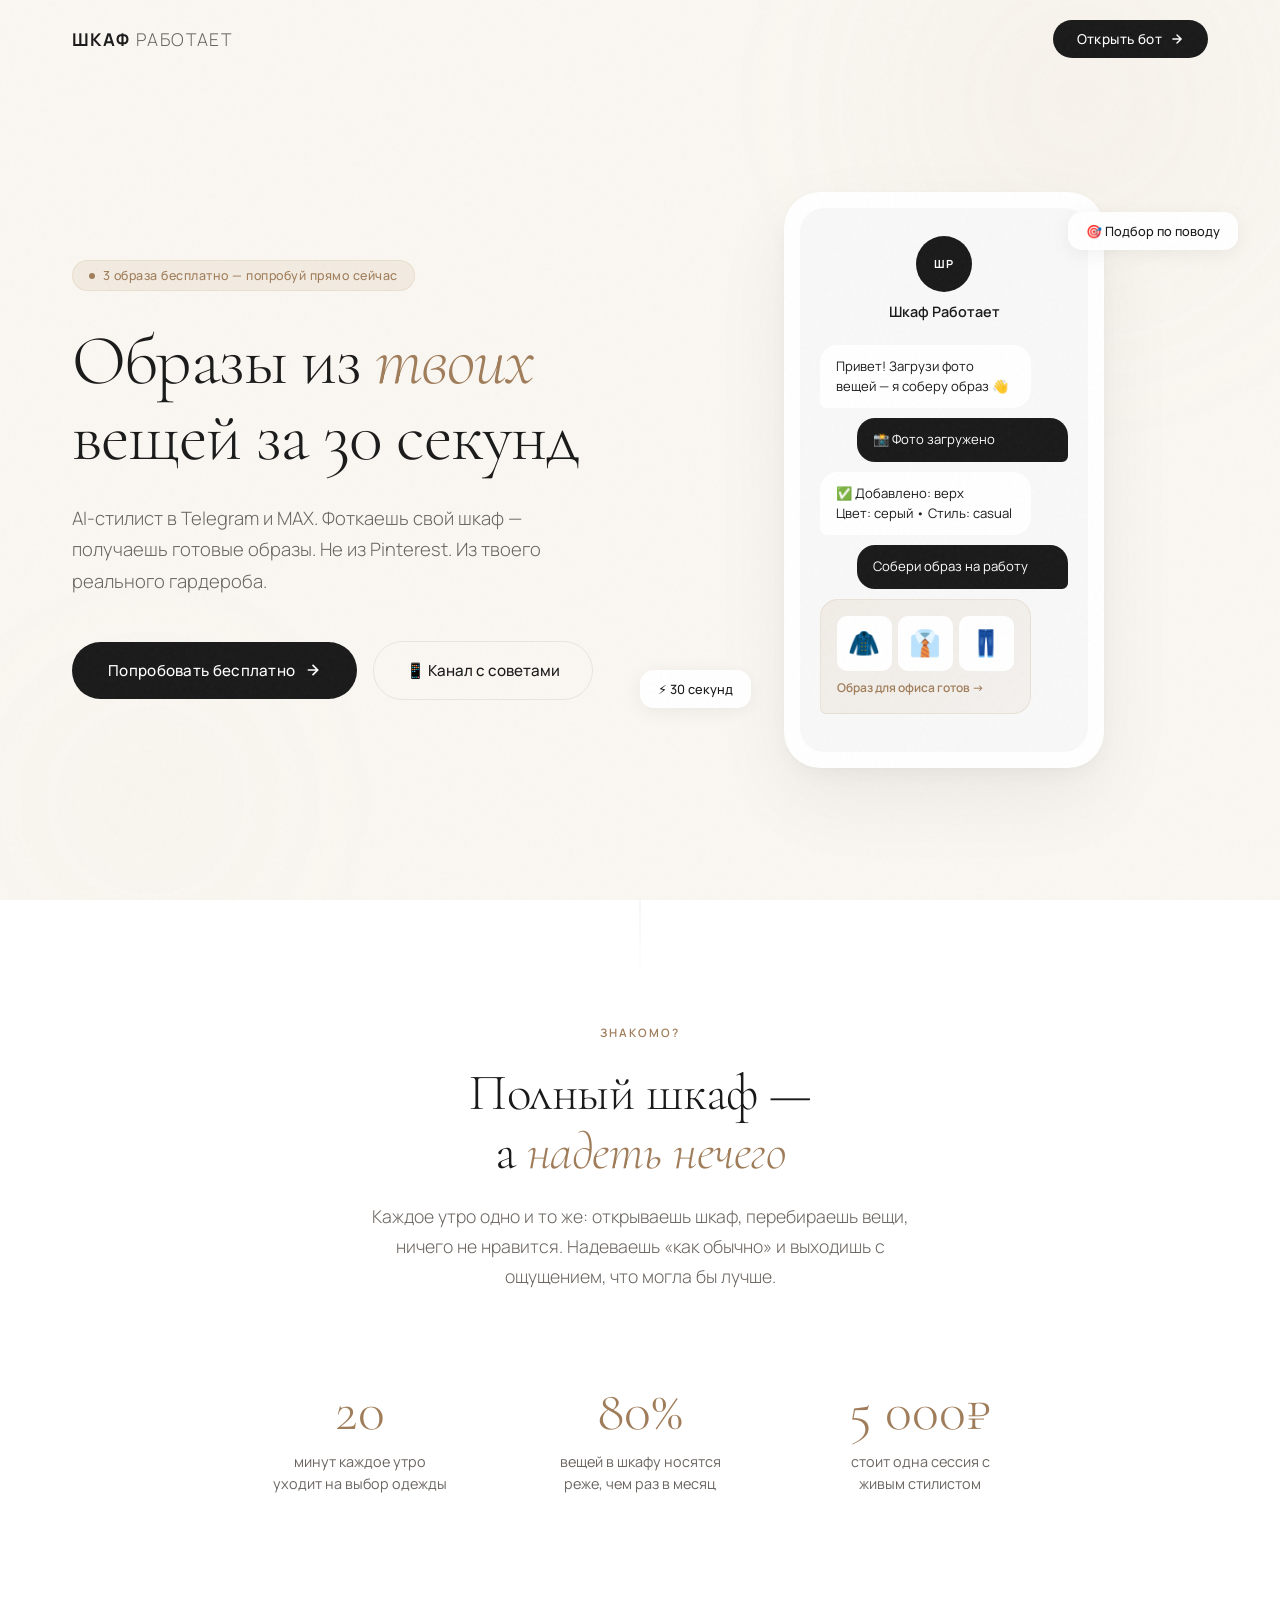
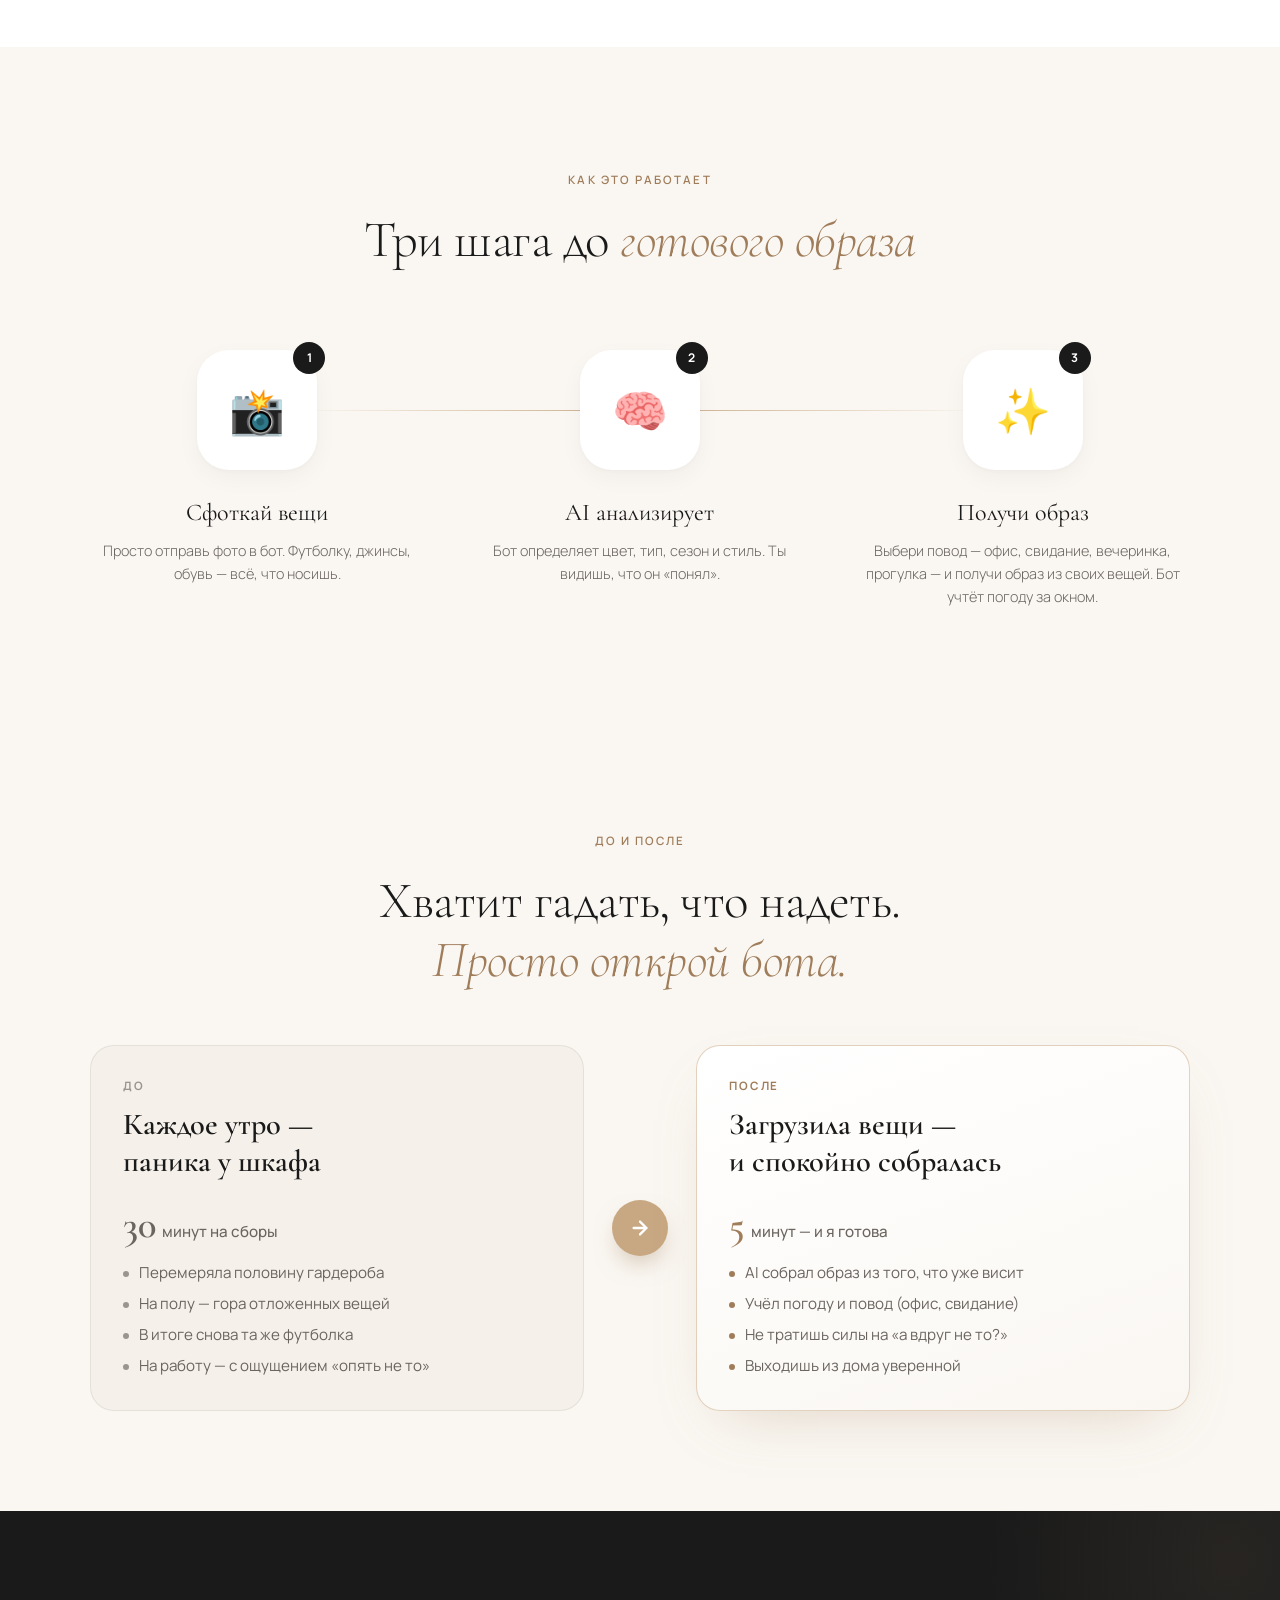
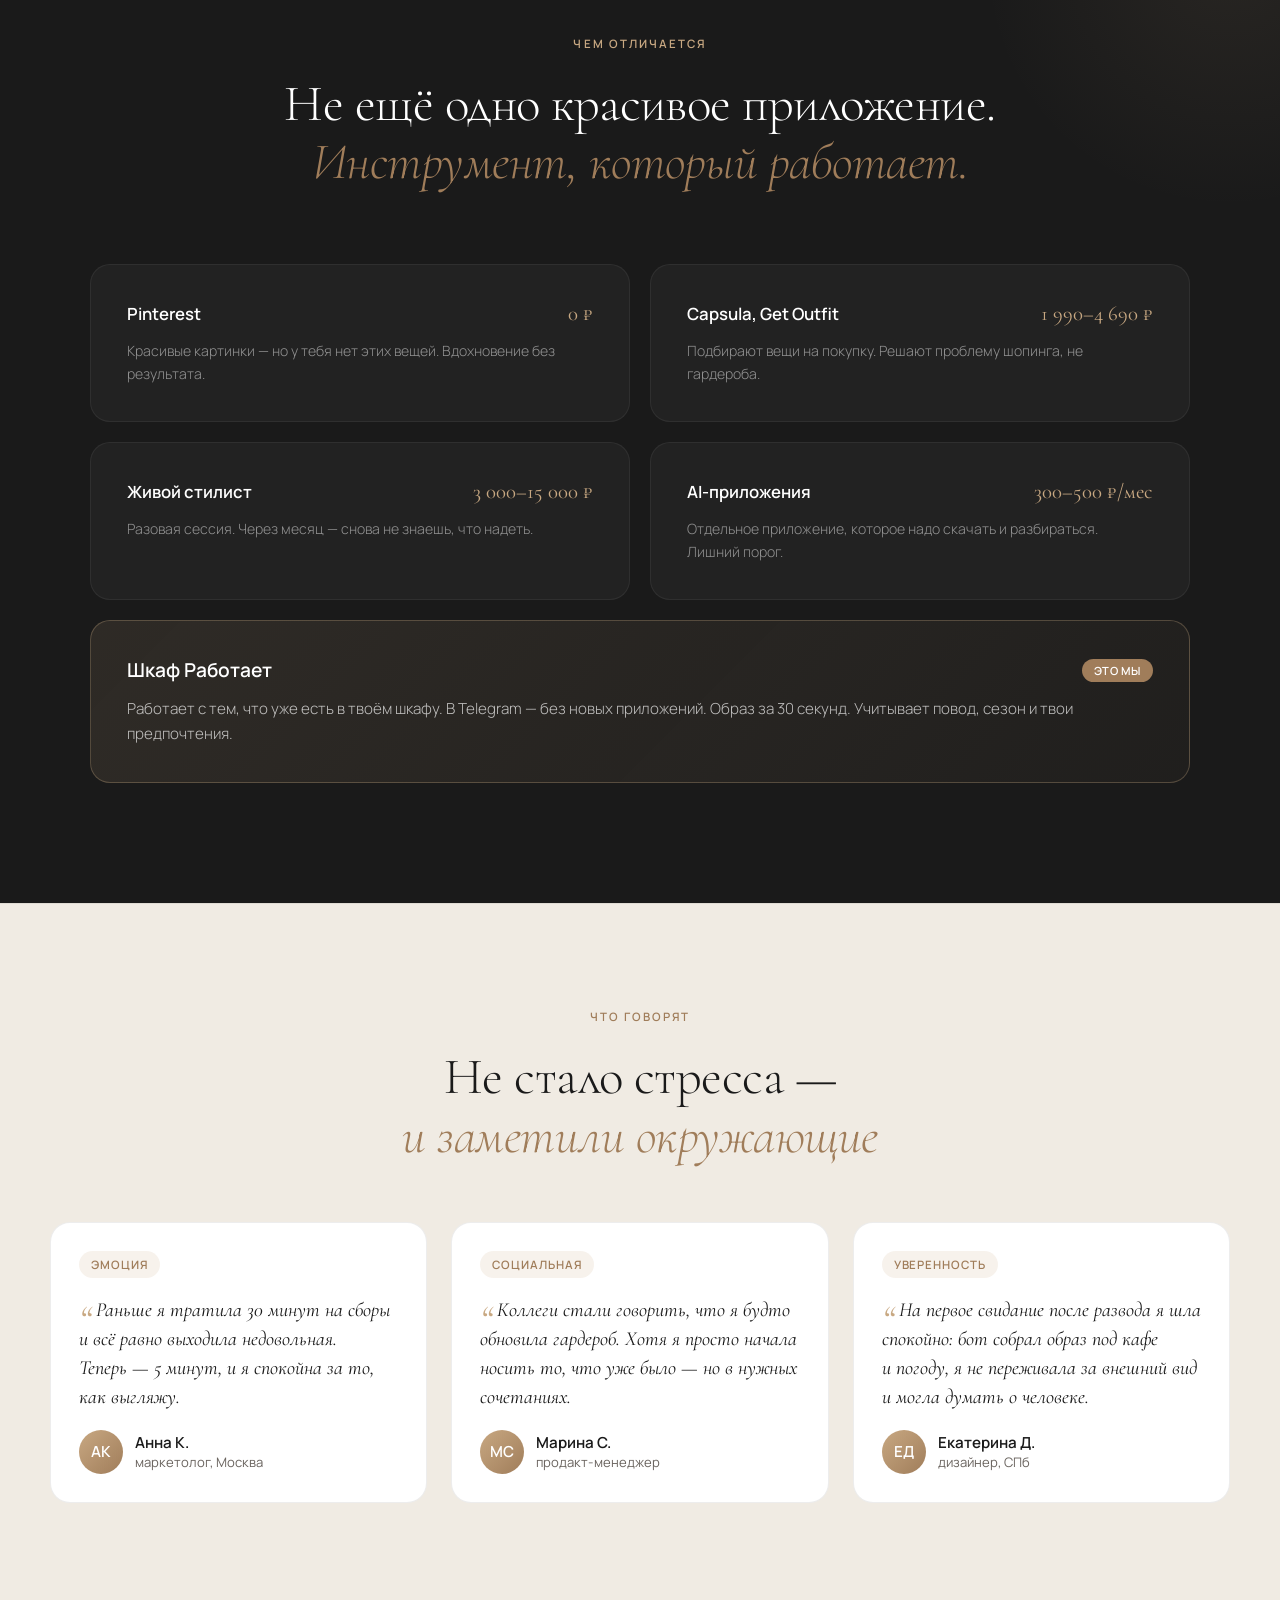
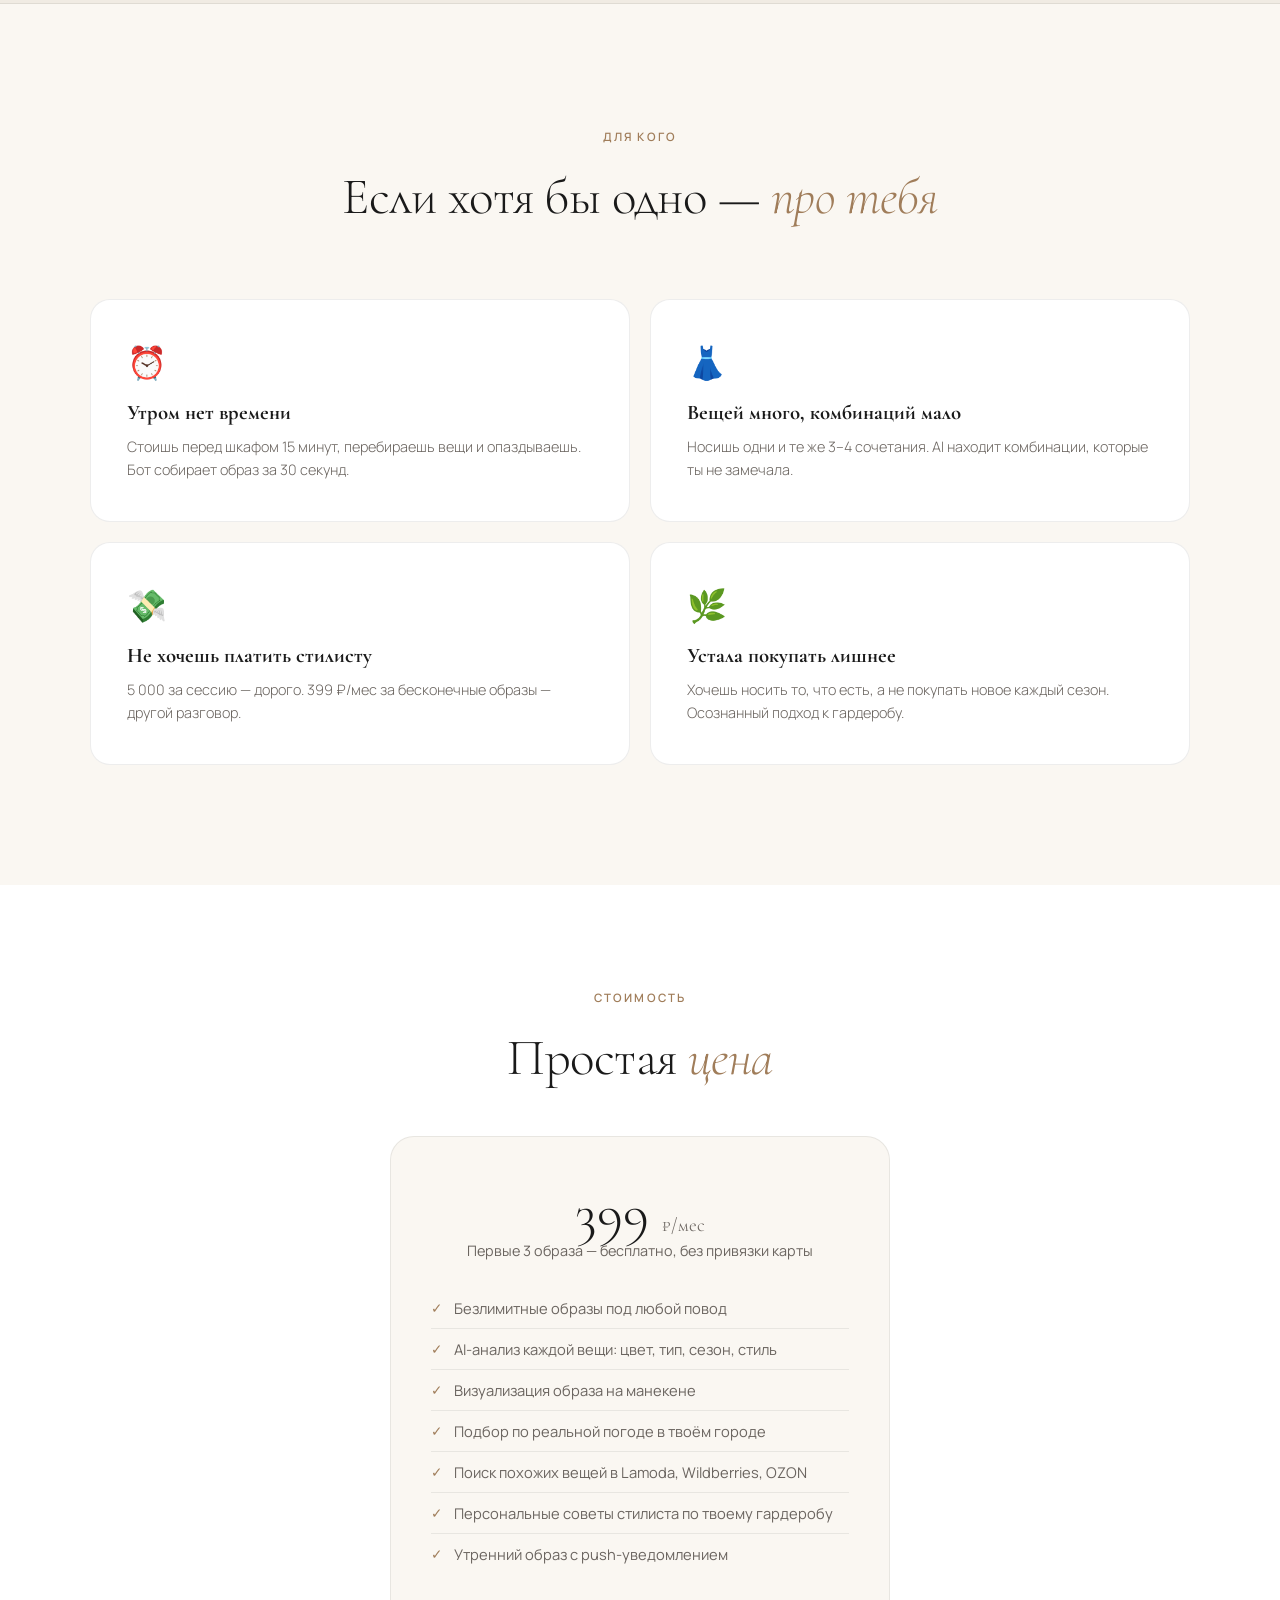
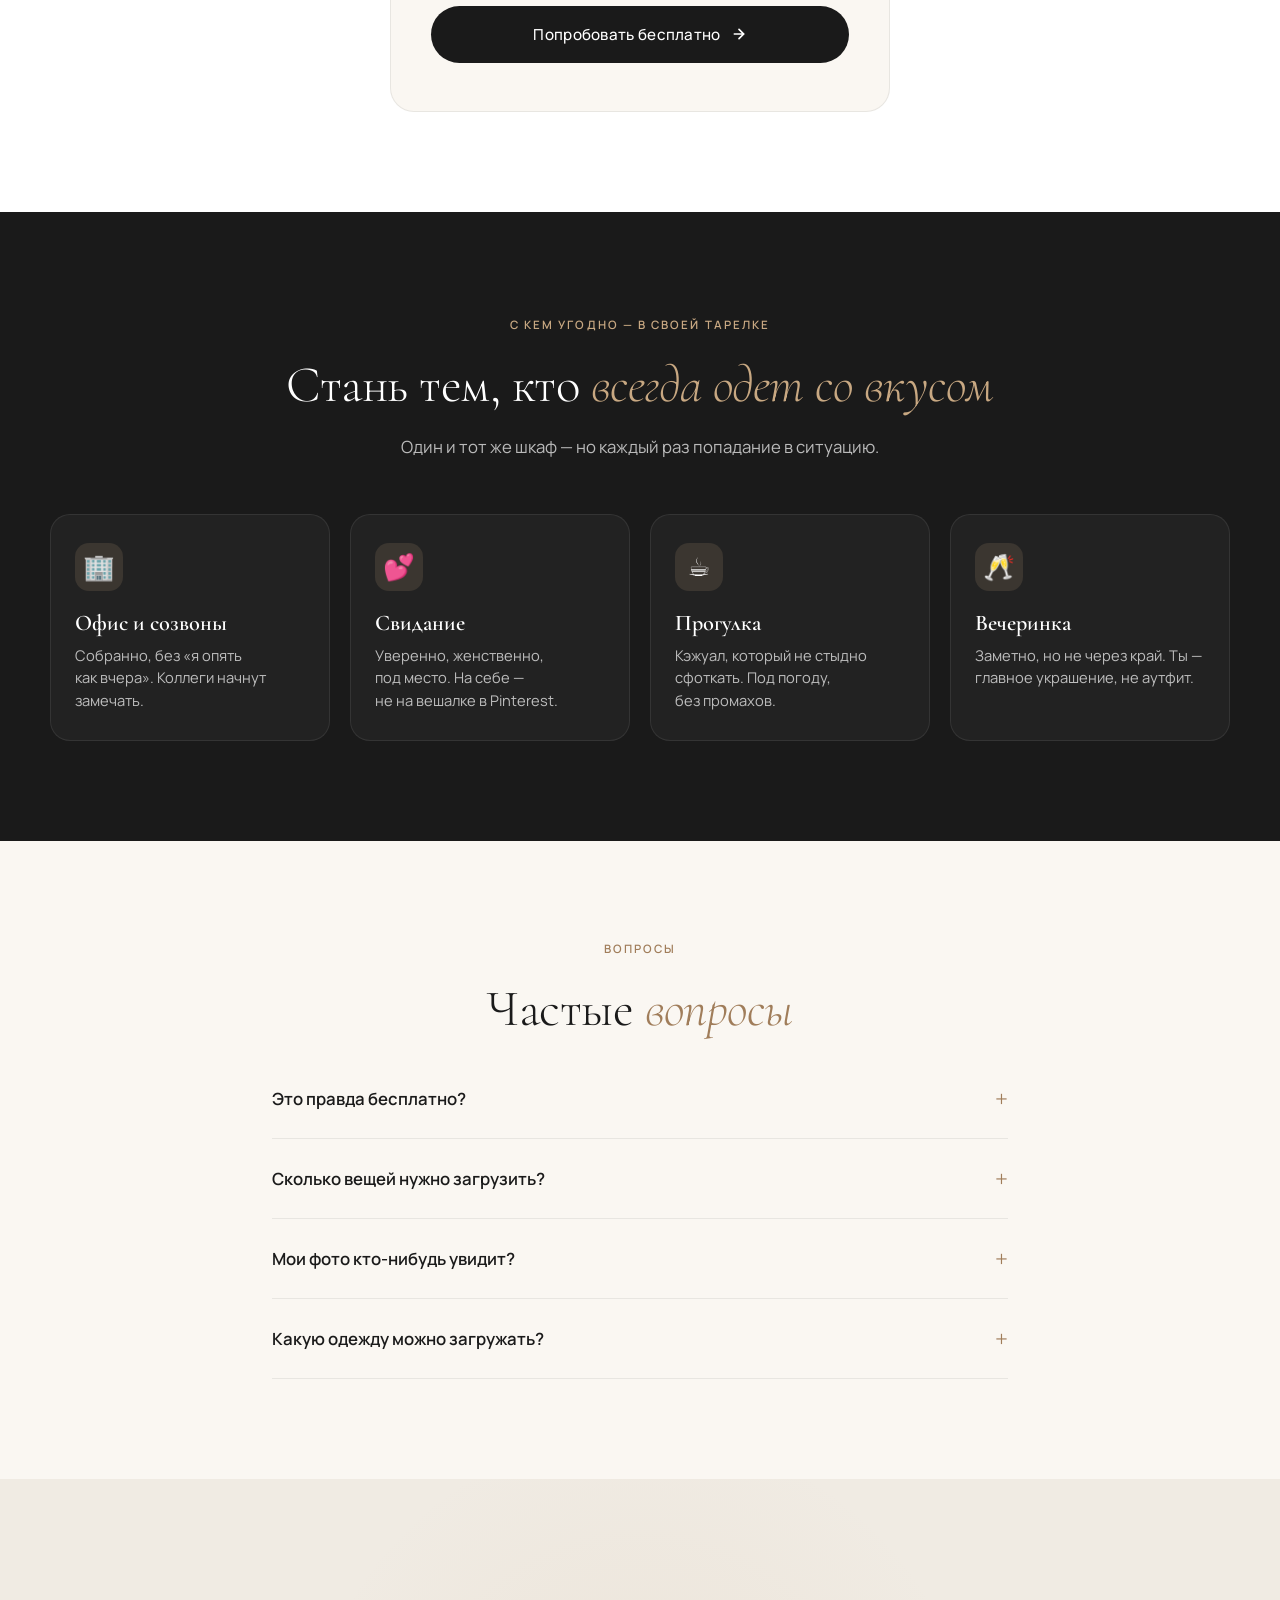
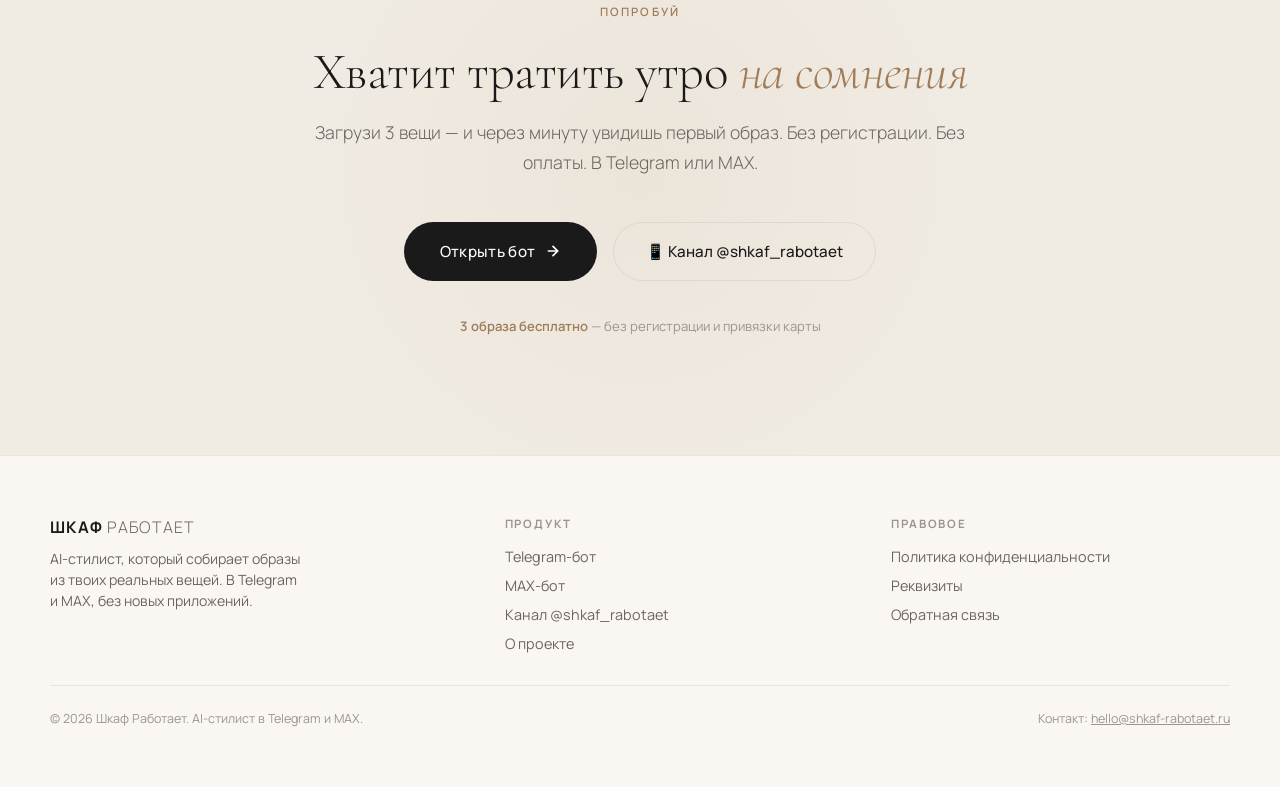
<file: index.html>
<!DOCTYPE html>
<html lang="ru">
<head>
    <meta charset="UTF-8">
    <meta name="viewport" content="width=device-width, initial-scale=1.0">
    <title>Шкаф Работает — AI-стилист в Telegram</title>
    <meta name="description" content="AI-стилист, который собирает образы из твоих реальных вещей. Не из Pinterest. Из твоего шкафа. За 30 секунд в Telegram.">
    <meta property="og:title" content="Шкаф Работает — AI-стилист в Telegram">
    <meta property="og:description" content="AI-стилист в Telegram. 3 образа бесплатно. Из твоих реальных вещей за 30 секунд.">
    <meta property="og:type" content="website">
    <link rel="preconnect" href="https://fonts.googleapis.com">
    <link rel="preconnect" href="https://fonts.gstatic.com" crossorigin>
    <link href="https://fonts.googleapis.com/css2?family=Cormorant+Garamond:ital,wght@0,300;0,400;0,600;1,300;1,400&family=Manrope:wght@300;400;500;600;700&display=swap" rel="stylesheet">
    <style>
        :root {
            --bg: #FAF7F2;
            --bg-deep: #F0EBE3;
            --text: #1A1A1A;
            --text-muted: #6B6560;
            --text-light: #9B9590;
            --accent: #C8A882;
            --accent-dark: #A07D5A;
            --accent-glow: rgba(200, 168, 130, 0.15);
            --white: #FFFFFF;
            --dark: #1A1A1A;
            --dark-soft: #2D2926;
            --border: rgba(26, 26, 26, 0.08);
            --serif: 'Cormorant Garamond', Georgia, serif;
            --sans: 'Manrope', system-ui, sans-serif;
        }

        * { margin: 0; padding: 0; box-sizing: border-box; }

        html {
            scroll-behavior: smooth;
            font-size: 16px;
        }

        body {
            font-family: var(--sans);
            background: var(--bg);
            color: var(--text);
            overflow-x: hidden;
            -webkit-font-smoothing: antialiased;
        }

        ::selection {
            background: var(--accent);
            color: var(--white);
        }

        /* ===== NOISE TEXTURE OVERLAY ===== */
        body::before {
            content: '';
            position: fixed;
            top: 0; left: 0;
            width: 100%; height: 100%;
            opacity: 0.03;
            pointer-events: none;
            z-index: 9999;
            background-image: url("data:image/svg+xml,%3Csvg viewBox='0 0 256 256' xmlns='http://www.w3.org/2000/svg'%3E%3Cfilter id='noise'%3E%3CfeTurbulence type='fractalNoise' baseFrequency='0.9' numOctaves='4' stitchTiles='stitch'/%3E%3C/filter%3E%3Crect width='100%25' height='100%25' filter='url(%23noise)'/%3E%3C/svg%3E");
        }

        /* ===== ANIMATIONS ===== */
        @keyframes fadeUp {
            from { opacity: 0; transform: translateY(40px); }
            to { opacity: 1; transform: translateY(0); }
        }

        @keyframes fadeIn {
            from { opacity: 0; }
            to { opacity: 1; }
        }

        @keyframes slideInLeft {
            from { opacity: 0; transform: translateX(-60px); }
            to { opacity: 1; transform: translateX(0); }
        }

        @keyframes float {
            0%, 100% { transform: translateY(0px) rotate(0deg); }
            50% { transform: translateY(-12px) rotate(1deg); }
        }

        @keyframes pulse {
            0%, 100% { box-shadow: 0 0 0 0 rgba(200, 168, 130, 0.4); }
            50% { box-shadow: 0 0 0 20px rgba(200, 168, 130, 0); }
        }

        @keyframes drawLine {
            from { width: 0; }
            to { width: 80px; }
        }

        @keyframes countUp {
            from { opacity: 0; transform: scale(0.5); }
            to { opacity: 1; transform: scale(1); }
        }

        .reveal {
            opacity: 0;
            transform: translateY(40px);
            transition: all 0.9s cubic-bezier(0.16, 1, 0.3, 1);
        }

        .reveal.visible {
            opacity: 1;
            transform: translateY(0);
        }

        .reveal-delay-1 { transition-delay: 0.15s; }
        .reveal-delay-2 { transition-delay: 0.3s; }
        .reveal-delay-3 { transition-delay: 0.45s; }
        .reveal-delay-4 { transition-delay: 0.6s; }

        /* ===== NAV ===== */
        nav {
            position: fixed;
            top: 0;
            width: 100%;
            z-index: 100;
            padding: 20px 0;
            transition: all 0.4s ease;
        }

        nav.scrolled {
            background: rgba(250, 247, 242, 0.92);
            backdrop-filter: blur(20px);
            -webkit-backdrop-filter: blur(20px);
            border-bottom: 1px solid var(--border);
            padding: 14px 0;
        }

        .nav-inner {
            max-width: 1200px;
            margin: 0 auto;
            padding: 0 32px;
            display: flex;
            justify-content: space-between;
            align-items: center;
        }

        .logo {
            font-family: var(--sans);
            font-weight: 700;
            font-size: 1.1rem;
            letter-spacing: 0.08em;
            text-transform: uppercase;
            color: var(--text);
            text-decoration: none;
        }

        .logo span {
            font-weight: 300;
            color: var(--text-muted);
        }

        .nav-cta {
            display: inline-flex;
            align-items: center;
            gap: 8px;
            padding: 10px 24px;
            background: var(--dark);
            color: var(--white);
            text-decoration: none;
            font-size: 0.85rem;
            font-weight: 500;
            letter-spacing: 0.03em;
            border-radius: 100px;
            transition: all 0.3s ease;
        }

        .nav-cta:hover {
            background: var(--dark-soft);
            transform: translateY(-1px);
            box-shadow: 0 8px 30px rgba(0,0,0,0.12);
        }

        /* ===== HERO ===== */
        .hero {
            min-height: 100vh;
            display: flex;
            align-items: center;
            position: relative;
            overflow: hidden;
        }

        .hero-bg-element {
            position: absolute;
            border-radius: 50%;
            filter: blur(80px);
            opacity: 0.5;
        }

        .hero-bg-1 {
            width: 600px; height: 600px;
            background: radial-gradient(circle, var(--accent-glow), transparent 70%);
            top: -200px; right: -100px;
            animation: float 8s ease-in-out infinite;
        }

        .hero-bg-2 {
            width: 400px; height: 400px;
            background: radial-gradient(circle, rgba(200, 168, 130, 0.08), transparent 70%);
            bottom: -100px; left: -50px;
            animation: float 10s ease-in-out infinite reverse;
        }

        .hero-inner {
            max-width: 1200px;
            margin: 0 auto;
            padding: 140px 32px 80px;
            display: grid;
            grid-template-columns: 1fr 1fr;
            gap: 80px;
            align-items: center;
            position: relative;
            z-index: 2;
        }

        .hero-content {
            animation: fadeUp 1s cubic-bezier(0.16, 1, 0.3, 1) 0.2s both;
        }

        .hero-badge {
            display: inline-flex;
            align-items: center;
            gap: 8px;
            padding: 6px 16px;
            background: var(--accent-glow);
            border: 1px solid rgba(200, 168, 130, 0.2);
            border-radius: 100px;
            font-size: 0.78rem;
            font-weight: 500;
            color: var(--accent-dark);
            letter-spacing: 0.04em;
            margin-bottom: 32px;
        }

        .hero-badge::before {
            content: '';
            width: 6px; height: 6px;
            background: var(--accent-dark);
            border-radius: 50%;
            animation: pulse 2s ease infinite;
        }

        .hero h1 {
            font-family: var(--serif);
            font-size: clamp(3rem, 5.5vw, 4.5rem);
            font-weight: 300;
            line-height: 1.08;
            letter-spacing: -0.02em;
            margin-bottom: 28px;
            color: var(--text);
        }

        .hero h1 em {
            font-style: italic;
            color: var(--accent-dark);
        }

        .hero-sub {
            font-size: 1.15rem;
            line-height: 1.7;
            color: var(--text-muted);
            font-weight: 300;
            max-width: 480px;
            margin-bottom: 44px;
        }

        .hero-actions {
            display: flex;
            gap: 16px;
            align-items: center;
            flex-wrap: wrap;
        }

        .btn-primary {
            display: inline-flex;
            align-items: center;
            gap: 10px;
            padding: 18px 36px;
            background: var(--dark);
            color: var(--white);
            text-decoration: none;
            font-size: 0.95rem;
            font-weight: 500;
            letter-spacing: 0.02em;
            border-radius: 100px;
            transition: all 0.4s cubic-bezier(0.16, 1, 0.3, 1);
            position: relative;
            overflow: hidden;
        }

        .btn-primary::after {
            content: '';
            position: absolute;
            inset: 0;
            background: linear-gradient(135deg, transparent 40%, rgba(255,255,255,0.1));
            opacity: 0;
            transition: opacity 0.3s;
        }

        .btn-primary:hover {
            transform: translateY(-2px);
            box-shadow: 0 12px 40px rgba(0,0,0,0.18);
        }

        .btn-primary:hover::after { opacity: 1; }

        .btn-primary svg {
            transition: transform 0.3s;
        }

        .btn-primary:hover svg {
            transform: translateX(3px);
        }

        .btn-secondary {
            display: inline-flex;
            align-items: center;
            gap: 8px;
            padding: 18px 32px;
            background: transparent;
            color: var(--text);
            text-decoration: none;
            font-size: 0.95rem;
            font-weight: 500;
            border: 1.5px solid var(--border);
            border-radius: 100px;
            transition: all 0.3s ease;
        }

        .btn-secondary:hover {
            border-color: var(--accent);
            background: var(--accent-glow);
        }

        /* Hero Visual */
        .hero-visual {
            position: relative;
            animation: fadeUp 1s cubic-bezier(0.16, 1, 0.3, 1) 0.5s both;
        }

        .phone-mockup {
            width: 320px;
            margin: 0 auto;
            background: var(--white);
            border-radius: 36px;
            padding: 16px;
            box-shadow:
                0 2px 4px rgba(0,0,0,0.02),
                0 8px 24px rgba(0,0,0,0.04),
                0 32px 80px rgba(0,0,0,0.06);
            position: relative;
        }

        .phone-screen {
            background: #F8F8F8;
            border-radius: 24px;
            padding: 28px 20px;
            min-height: 460px;
        }

        .phone-header {
            text-align: center;
            margin-bottom: 24px;
        }

        .phone-header .bot-avatar {
            width: 56px; height: 56px;
            background: var(--dark);
            border-radius: 50%;
            margin: 0 auto 10px;
            display: flex;
            align-items: center;
            justify-content: center;
            color: var(--white);
            font-weight: 700;
            font-size: 0.7rem;
            letter-spacing: 0.05em;
        }

        .phone-header .bot-name {
            font-weight: 600;
            font-size: 0.9rem;
        }

        .chat-bubble {
            padding: 12px 16px;
            border-radius: 18px;
            font-size: 0.82rem;
            line-height: 1.5;
            margin-bottom: 10px;
            max-width: 85%;
            animation: fadeUp 0.6s ease both;
        }

        .chat-bubble:nth-child(2) { animation-delay: 0.8s; }
        .chat-bubble:nth-child(3) { animation-delay: 1.4s; }
        .chat-bubble:nth-child(4) { animation-delay: 2.0s; }
        .chat-bubble:nth-child(5) { animation-delay: 2.6s; }

        .bubble-bot {
            background: var(--white);
            color: var(--text);
            border-bottom-left-radius: 6px;
        }

        .bubble-user {
            background: var(--dark);
            color: var(--white);
            margin-left: auto;
            border-bottom-right-radius: 6px;
        }

        .bubble-outfit {
            background: linear-gradient(135deg, var(--accent-glow), rgba(200, 168, 130, 0.08));
            border: 1px solid rgba(200, 168, 130, 0.2);
            padding: 16px;
            border-radius: 18px;
            border-bottom-left-radius: 6px;
        }

        .outfit-grid {
            display: grid;
            grid-template-columns: repeat(3, 1fr);
            gap: 6px;
            margin-bottom: 8px;
        }

        .outfit-item {
            aspect-ratio: 1;
            background: var(--white);
            border-radius: 10px;
            display: flex;
            align-items: center;
            justify-content: center;
            font-size: 1.6rem;
        }

        .outfit-label {
            font-size: 0.75rem;
            color: var(--accent-dark);
            font-weight: 600;
        }

        /* Floating elements */
        .float-tag {
            position: absolute;
            background: var(--white);
            padding: 10px 18px;
            border-radius: 14px;
            font-size: 0.8rem;
            font-weight: 500;
            box-shadow: 0 4px 20px rgba(0,0,0,0.06);
            animation: float 6s ease-in-out infinite;
            white-space: nowrap;
        }

        .float-tag-1 {
            top: 20px; right: -30px;
            animation-delay: 0s;
        }

        .float-tag-2 {
            bottom: 60px; left: -40px;
            animation-delay: 2s;
        }

        /* ===== SECTION: PAIN ===== */
        .section-pain {
            padding: 120px 32px;
            background: var(--white);
            position: relative;
        }

        .section-pain::before {
            content: '';
            position: absolute;
            top: 0; left: 50%;
            transform: translateX(-50%);
            width: 1px; height: 80px;
            background: linear-gradient(to bottom, var(--border), transparent);
        }

        .pain-inner {
            max-width: 800px;
            margin: 0 auto;
            text-align: center;
        }

        .section-label {
            display: inline-block;
            font-size: 0.72rem;
            font-weight: 600;
            letter-spacing: 0.18em;
            text-transform: uppercase;
            color: var(--accent-dark);
            margin-bottom: 24px;
        }

        .section-title {
            font-family: var(--serif);
            font-size: clamp(2.2rem, 4vw, 3.2rem);
            font-weight: 300;
            line-height: 1.15;
            margin-bottom: 20px;
            letter-spacing: -0.01em;
        }

        .section-title em {
            font-style: italic;
            color: var(--accent-dark);
        }

        .section-subtitle {
            font-size: 1.1rem;
            color: var(--text-muted);
            font-weight: 300;
            line-height: 1.7;
            max-width: 560px;
            margin: 0 auto 60px;
        }

        .pain-stats {
            display: grid;
            grid-template-columns: repeat(3, 1fr);
            gap: 40px;
        }

        .pain-stat {
            padding: 32px;
        }

        .pain-stat-number {
            font-family: var(--serif);
            font-size: 3.5rem;
            font-weight: 300;
            color: var(--accent-dark);
            line-height: 1;
            margin-bottom: 12px;
        }

        .pain-stat-text {
            font-size: 0.9rem;
            color: var(--text-muted);
            line-height: 1.5;
        }

        /* ===== SECTION: HOW IT WORKS ===== */
        .section-how {
            padding: 120px 32px;
            position: relative;
        }

        .how-inner {
            max-width: 1100px;
            margin: 0 auto;
        }

        .how-header {
            text-align: center;
            margin-bottom: 80px;
        }

        .steps {
            display: grid;
            grid-template-columns: repeat(3, 1fr);
            gap: 48px;
            position: relative;
        }

        .steps::before {
            content: '';
            position: absolute;
            top: 60px;
            left: calc(16.66% + 24px);
            right: calc(16.66% + 24px);
            height: 1px;
            background: linear-gradient(to right, transparent, var(--accent), transparent);
        }

        .step {
            text-align: center;
            position: relative;
        }

        .step-icon {
            width: 120px; height: 120px;
            margin: 0 auto 28px;
            background: var(--white);
            border-radius: 32px;
            display: flex;
            align-items: center;
            justify-content: center;
            font-size: 2.8rem;
            box-shadow: 0 2px 4px rgba(0,0,0,0.02), 0 8px 24px rgba(0,0,0,0.04);
            position: relative;
            z-index: 2;
            transition: transform 0.4s cubic-bezier(0.16, 1, 0.3, 1);
        }

        .step:hover .step-icon {
            transform: translateY(-6px) scale(1.05);
        }

        .step-number {
            position: absolute;
            top: -8px; right: -8px;
            width: 32px; height: 32px;
            background: var(--dark);
            color: var(--white);
            border-radius: 50%;
            display: flex;
            align-items: center;
            justify-content: center;
            font-size: 0.75rem;
            font-weight: 700;
        }

        .step-title {
            font-family: var(--serif);
            font-size: 1.5rem;
            font-weight: 400;
            margin-bottom: 12px;
        }

        .step-desc {
            font-size: 0.9rem;
            color: var(--text-muted);
            line-height: 1.6;
            font-weight: 300;
        }

        /* ===== SECTION: DIFFERENCE ===== */
        .section-diff {
            padding: 120px 32px;
            background: var(--dark);
            color: var(--white);
            position: relative;
            overflow: hidden;
        }

        .section-diff::before {
            content: '';
            position: absolute;
            top: -200px; right: -200px;
            width: 500px; height: 500px;
            background: radial-gradient(circle, rgba(200, 168, 130, 0.08), transparent 70%);
            border-radius: 50%;
        }

        .diff-inner {
            max-width: 1100px;
            margin: 0 auto;
            position: relative;
            z-index: 2;
        }

        .diff-header {
            text-align: center;
            margin-bottom: 72px;
        }

        .diff-header .section-label {
            color: var(--accent);
        }

        .diff-header .section-title {
            color: var(--white);
        }

        .diff-grid {
            display: grid;
            grid-template-columns: repeat(2, 1fr);
            gap: 20px;
        }

        .diff-card {
            padding: 36px;
            border-radius: 20px;
            background: rgba(255,255,255,0.04);
            border: 1px solid rgba(255,255,255,0.06);
            transition: all 0.4s ease;
        }

        .diff-card:hover {
            background: rgba(255,255,255,0.07);
            border-color: rgba(200, 168, 130, 0.2);
        }

        .diff-card-header {
            display: flex;
            justify-content: space-between;
            align-items: center;
            margin-bottom: 14px;
        }

        .diff-card-name {
            font-weight: 600;
            font-size: 1.05rem;
        }

        .diff-card-price {
            font-family: var(--serif);
            font-size: 1.3rem;
            color: var(--accent);
        }

        .diff-card-desc {
            font-size: 0.88rem;
            color: rgba(255,255,255,0.5);
            line-height: 1.6;
            font-weight: 300;
        }

        .diff-card.highlighted {
            background: linear-gradient(135deg, rgba(200, 168, 130, 0.12), rgba(200, 168, 130, 0.04));
            border-color: rgba(200, 168, 130, 0.3);
            grid-column: 1 / -1;
        }

        .diff-card.highlighted .diff-card-name {
            font-size: 1.2rem;
        }

        .diff-card.highlighted .diff-card-desc {
            color: rgba(255,255,255,0.7);
            font-size: 0.95rem;
        }

        .highlight-badge {
            display: inline-block;
            padding: 4px 12px;
            background: var(--accent-dark);
            color: var(--white);
            border-radius: 100px;
            font-size: 0.7rem;
            font-weight: 600;
            letter-spacing: 0.05em;
            text-transform: uppercase;
        }

        /* ===== SECTION: FOR WHO ===== */
        .section-who {
            padding: 120px 32px;
        }

        .who-inner {
            max-width: 1100px;
            margin: 0 auto;
        }

        .who-header {
            text-align: center;
            margin-bottom: 72px;
        }

        .who-grid {
            display: grid;
            grid-template-columns: repeat(2, 1fr);
            gap: 20px;
        }

        .who-card {
            padding: 40px 36px;
            background: var(--white);
            border-radius: 20px;
            border: 1px solid var(--border);
            transition: all 0.4s ease;
            position: relative;
            overflow: hidden;
        }

        .who-card::before {
            content: '';
            position: absolute;
            top: 0; left: 0;
            width: 4px; height: 100%;
            background: var(--accent);
            opacity: 0;
            transition: opacity 0.3s;
        }

        .who-card:hover {
            border-color: rgba(200, 168, 130, 0.3);
            box-shadow: 0 8px 40px rgba(0,0,0,0.04);
        }

        .who-card:hover::before { opacity: 1; }

        .who-card-icon {
            font-size: 2rem;
            margin-bottom: 16px;
        }

        .who-card-title {
            font-family: var(--serif);
            font-size: 1.3rem;
            margin-bottom: 10px;
        }

        .who-card-desc {
            font-size: 0.9rem;
            color: var(--text-muted);
            line-height: 1.6;
            font-weight: 300;
        }

        /* ===== SECTION: CTA ===== */
        .section-cta {
            padding: 120px 32px;
            background: var(--bg-deep);
            position: relative;
            overflow: hidden;
        }

        .section-cta::before {
            content: '';
            position: absolute;
            top: 50%; left: 50%;
            transform: translate(-50%, -50%);
            width: 800px; height: 800px;
            background: radial-gradient(circle, rgba(200, 168, 130, 0.1), transparent 60%);
            border-radius: 50%;
        }

        .cta-inner {
            max-width: 700px;
            margin: 0 auto;
            text-align: center;
            position: relative;
            z-index: 2;
        }

        .cta-inner .section-title {
            margin-bottom: 16px;
        }

        .cta-sub {
            font-size: 1.1rem;
            color: var(--text-muted);
            font-weight: 300;
            margin-bottom: 44px;
            line-height: 1.7;
        }

        .cta-buttons {
            display: flex;
            justify-content: center;
            gap: 16px;
            flex-wrap: wrap;
            margin-bottom: 36px;
        }

        .cta-note {
            font-size: 0.82rem;
            color: var(--text-light);
            font-weight: 400;
        }

        .cta-note strong {
            color: var(--accent-dark);
            font-weight: 600;
        }

        /* ===== SECTION: PRICING ===== */
        .section-pricing {
            padding: 100px 32px;
            background: var(--white);
        }

        .pricing-inner {
            max-width: 500px;
            margin: 0 auto;
            text-align: center;
        }

        .price-card {
            background: var(--bg);
            border-radius: 24px;
            padding: 48px 40px;
            margin-top: 48px;
            border: 1px solid var(--border);
        }

        .price-amount {
            font-family: var(--serif);
            font-size: 3.5rem;
            font-weight: 300;
            color: var(--text);
            line-height: 1;
        }

        .price-amount span {
            font-size: 1.2rem;
            color: var(--text-muted);
        }

        .price-period {
            font-size: 0.9rem;
            color: var(--text-muted);
            margin-bottom: 28px;
        }

        .price-features {
            list-style: none;
            text-align: left;
            margin-bottom: 32px;
        }

        .price-features li {
            padding: 10px 0;
            font-size: 0.92rem;
            color: var(--text-muted);
            border-bottom: 1px solid var(--border);
            display: flex;
            align-items: center;
            gap: 12px;
        }

        .price-features li::before {
            content: '✓';
            color: var(--accent-dark);
            font-weight: 700;
            font-size: 0.85rem;
        }

        .price-features li:last-child {
            border: none;
        }

        /* ===== FOOTER ===== */
        footer {
            padding: 60px 32px;
            text-align: center;
            border-top: 1px solid var(--border);
        }

        .footer-logo {
            font-family: var(--sans);
            font-weight: 700;
            font-size: 1rem;
            letter-spacing: 0.08em;
            text-transform: uppercase;
            color: var(--text);
            margin-bottom: 12px;
        }

        .footer-logo span {
            font-weight: 300;
            color: var(--text-muted);
        }

        .footer-links {
            display: flex;
            justify-content: center;
            gap: 32px;
            margin-bottom: 24px;
        }

        .footer-links a {
            color: var(--text-muted);
            text-decoration: none;
            font-size: 0.85rem;
            transition: color 0.3s;
        }

        .footer-links a:hover {
            color: var(--accent-dark);
        }

        .footer-copy {
            font-size: 0.78rem;
            color: var(--text-light);
        }

        /* ===== RESPONSIVE ===== */
        @media (max-width: 768px) {
            .hero-inner {
                grid-template-columns: 1fr;
                gap: 60px;
                padding: 120px 24px 60px;
            }

            .hero-visual { order: -1; }

            .phone-mockup { width: 280px; }

            .float-tag { display: none; }

            .pain-stats {
                grid-template-columns: 1fr;
                gap: 20px;
            }

            .steps {
                grid-template-columns: 1fr;
                gap: 40px;
            }

            .steps::before { display: none; }

            .diff-grid,
            .who-grid {
                grid-template-columns: 1fr;
            }

            .diff-card.highlighted {
                grid-column: auto;
            }

            .hero-actions {
                flex-direction: column;
                align-items: stretch;
            }

            .btn-primary, .btn-secondary {
                justify-content: center;
            }

            .cta-buttons {
                flex-direction: column;
                align-items: center;
            }

            nav { padding: 14px 0; }

            .nav-inner { padding: 0 20px; }

            section { padding: 80px 20px; }
        }
        /* ===== STICKY CTA (mobile) ===== */
        .sticky-cta {
            display: none;
            position: fixed;
            bottom: 0;
            left: 0;
            width: 100%;
            padding: 12px 20px;
            background: rgba(250, 247, 242, 0.95);
            backdrop-filter: blur(16px);
            -webkit-backdrop-filter: blur(16px);
            border-top: 1px solid var(--border);
            z-index: 200;
            text-align: center;
            transform: translateY(100%);
            transition: transform 0.4s ease;
        }

        .sticky-cta.visible {
            transform: translateY(0);
        }

        .sticky-cta a {
            display: inline-flex;
            align-items: center;
            justify-content: center;
            gap: 8px;
            width: 100%;
            max-width: 400px;
            padding: 16px 24px;
            background: var(--dark);
            color: var(--white);
            text-decoration: none;
            font-size: 0.95rem;
            font-weight: 600;
            border-radius: 100px;
            letter-spacing: 0.02em;
        }

        .sticky-cta .sticky-sub {
            display: block;
            font-size: 0.72rem;
            color: var(--text-light);
            margin-top: 6px;
        }

        @media (max-width: 768px) {
            .sticky-cta { display: block; }
            /* Отступ снизу чтобы контент не скрывался за sticky */
            footer { padding-bottom: 120px; }
        }

        /* ===== FAQ ===== */
        .section-faq {
            padding: 100px 32px;
            max-width: 800px;
            margin: 0 auto;
        }

        .faq-item {
            border-bottom: 1px solid var(--border);
            padding: 24px 0;
        }

        .faq-question {
            font-family: var(--sans);
            font-weight: 600;
            font-size: 1.05rem;
            color: var(--text);
            cursor: pointer;
            display: flex;
            justify-content: space-between;
            align-items: center;
            gap: 16px;
            background: none;
            border: none;
            width: 100%;
            text-align: left;
            padding: 0;
        }

        .faq-question::after {
            content: '+';
            font-size: 1.4rem;
            color: var(--accent-dark);
            font-weight: 300;
            flex-shrink: 0;
            transition: transform 0.3s ease;
        }

        .faq-item.open .faq-question::after {
            transform: rotate(45deg);
        }

        .faq-answer {
            max-height: 0;
            overflow: hidden;
            transition: max-height 0.4s ease, padding 0.3s ease;
            font-size: 0.92rem;
            color: var(--text-muted);
            line-height: 1.7;
        }

        .faq-item.open .faq-answer {
            max-height: 200px;
            padding-top: 14px;
        }

        /* ===== MESSENGER CHOICE MODAL ===== */
        .modal-overlay {
            display: none;
            position: fixed;
            top: 0; left: 0;
            width: 100%; height: 100%;
            background: rgba(0,0,0,0.5);
            z-index: 1000;
            justify-content: center;
            align-items: center;
            backdrop-filter: blur(4px);
        }

        .modal-overlay.active {
            display: flex;
        }

        .modal-box {
            background: var(--bg);
            border-radius: 24px;
            padding: 40px 32px;
            max-width: 420px;
            width: 90%;
            text-align: center;
            box-shadow: 0 20px 60px rgba(0,0,0,0.15);
            animation: fadeUp 0.4s ease;
        }

        .modal-title {
            font-family: var(--serif);
            font-size: 1.8rem;
            font-weight: 400;
            color: var(--text);
            margin-bottom: 8px;
        }

        .modal-subtitle {
            font-size: 0.92rem;
            color: var(--text-muted);
            margin-bottom: 28px;
        }

        .modal-buttons {
            display: flex;
            flex-direction: column;
            gap: 12px;
        }

        .modal-btn {
            display: flex;
            align-items: center;
            justify-content: center;
            gap: 12px;
            padding: 16px 24px;
            border-radius: 16px;
            text-decoration: none;
            font-size: 1rem;
            font-weight: 500;
            transition: all 0.3s ease;
        }

        .modal-btn-telegram {
            background: #2AABEE;
            color: white;
        }

        .modal-btn-telegram:hover {
            background: #229ED9;
            transform: translateY(-2px);
            box-shadow: 0 8px 24px rgba(42,171,238,0.3);
        }

        .modal-btn-max {
            background: var(--dark);
            color: white;
        }

        .modal-btn-max:hover {
            background: var(--dark-soft);
            transform: translateY(-2px);
            box-shadow: 0 8px 24px rgba(0,0,0,0.2);
        }

        .modal-btn-icon {
            width: 28px;
            height: 28px;
            border-radius: 8px;
        }

        .modal-note {
            font-size: 0.78rem;
            color: var(--text-light);
            margin-top: 16px;
        }

        .modal-close {
            position: absolute;
            top: 16px;
            right: 16px;
            background: none;
            border: none;
            font-size: 1.5rem;
            color: var(--text-muted);
            cursor: pointer;
        }

        /* ===== TESTIMONIALS (эмоциональная + социальная JTBD) ===== */
        .section-testimonials {
            padding: 100px 32px;
            background: var(--bg-deep);
            border-top: 1px solid var(--border);
            border-bottom: 1px solid var(--border);
        }
        .testimonials-inner {
            max-width: 1180px;
            margin: 0 auto;
        }
        .testimonials-head {
            text-align: center;
            margin-bottom: 56px;
        }
        .testimonials-grid {
            display: grid;
            grid-template-columns: repeat(3, 1fr);
            gap: 24px;
        }
        .testimonial-card {
            background: var(--white);
            border: 1px solid var(--border);
            border-radius: 20px;
            padding: 28px;
            display: flex;
            flex-direction: column;
            gap: 18px;
            transition: transform 0.4s cubic-bezier(0.16, 1, 0.3, 1), box-shadow 0.4s;
        }
        .testimonial-card:hover {
            transform: translateY(-4px);
            box-shadow: 0 18px 40px -20px rgba(26, 26, 26, 0.15);
        }
        .testimonial-quote {
            font-family: var(--serif);
            font-size: 1.25rem;
            line-height: 1.45;
            color: var(--text);
            font-style: italic;
        }
        .testimonial-quote::before {
            content: '\201C';
            color: var(--accent);
            font-size: 2.4rem;
            line-height: 0;
            margin-right: 4px;
            vertical-align: -0.4em;
        }
        .testimonial-meta {
            display: flex;
            align-items: center;
            gap: 12px;
            margin-top: auto;
        }
        .testimonial-avatar {
            width: 44px;
            height: 44px;
            border-radius: 50%;
            background: linear-gradient(135deg, var(--accent), var(--accent-dark));
            color: var(--white);
            display: grid;
            place-items: center;
            font-weight: 600;
            font-size: 0.95rem;
        }
        .testimonial-name {
            font-weight: 600;
            font-size: 0.95rem;
            color: var(--text);
        }
        .testimonial-role {
            font-size: 0.82rem;
            color: var(--text-muted);
        }
        .testimonial-tag {
            align-self: flex-start;
            background: var(--accent-glow);
            color: var(--accent-dark);
            font-size: 0.72rem;
            font-weight: 600;
            text-transform: uppercase;
            letter-spacing: 0.08em;
            padding: 6px 12px;
            border-radius: 999px;
        }

        /* ===== BEFORE / AFTER ===== */
        .section-before-after {
            padding: 100px 32px;
        }
        .ba-inner {
            max-width: 1100px;
            margin: 0 auto;
        }
        .ba-head {
            text-align: center;
            margin-bottom: 56px;
        }
        .ba-grid {
            display: grid;
            grid-template-columns: 1fr auto 1fr;
            align-items: stretch;
            gap: 24px;
        }
        .ba-card {
            background: var(--white);
            border: 1px solid var(--border);
            border-radius: 24px;
            padding: 32px;
            position: relative;
            overflow: hidden;
        }
        .ba-card--before {
            background: #F5F1EA;
        }
        .ba-card--after {
            background: linear-gradient(160deg, var(--white), var(--bg));
            border-color: rgba(200, 168, 130, 0.5);
            box-shadow: 0 24px 60px -30px rgba(160, 125, 90, 0.35);
        }
        .ba-label {
            font-family: var(--sans);
            font-size: 0.72rem;
            font-weight: 700;
            text-transform: uppercase;
            letter-spacing: 0.16em;
            color: var(--text-light);
            margin-bottom: 14px;
        }
        .ba-card--after .ba-label {
            color: var(--accent-dark);
        }
        .ba-headline {
            font-family: var(--serif);
            font-size: clamp(1.5rem, 2.5vw, 1.9rem);
            line-height: 1.2;
            margin-bottom: 16px;
            font-weight: 600;
        }
        .ba-list {
            list-style: none;
            margin: 0;
            padding: 0;
            display: flex;
            flex-direction: column;
            gap: 8px;
            color: var(--text-muted);
            font-size: 0.95rem;
            line-height: 1.5;
        }
        .ba-list li {
            display: flex;
            gap: 10px;
            align-items: flex-start;
        }
        .ba-list li::before {
            content: '';
            display: inline-block;
            width: 6px;
            height: 6px;
            border-radius: 50%;
            background: var(--text-light);
            flex-shrink: 0;
            margin-top: 9px;
        }
        .ba-card--after .ba-list li::before {
            background: var(--accent-dark);
        }
        .ba-arrow {
            display: grid;
            place-items: center;
            width: 64px;
        }
        .ba-arrow-circle {
            width: 56px;
            height: 56px;
            border-radius: 50%;
            background: var(--accent);
            color: var(--white);
            display: grid;
            place-items: center;
            box-shadow: 0 12px 24px -8px rgba(160, 125, 90, 0.5);
        }
        .ba-time {
            display: inline-flex;
            align-items: baseline;
            gap: 6px;
            font-family: var(--serif);
            font-size: 2.4rem;
            font-weight: 600;
            color: var(--accent-dark);
            margin: 6px 0 14px;
        }
        .ba-time small {
            font-size: 0.95rem;
            font-weight: 500;
            color: var(--text-muted);
            font-family: var(--sans);
        }
        .ba-card--before .ba-time {
            color: var(--text-muted);
        }

        /* ===== OCCASIONS — социальная работа ===== */
        .section-occasions {
            padding: 100px 32px;
            background: var(--dark);
            color: var(--white);
        }
        .occasions-inner {
            max-width: 1180px;
            margin: 0 auto;
        }
        .occasions-head {
            text-align: center;
            margin-bottom: 56px;
        }
        .occasions-head .section-label {
            color: var(--accent);
        }
        .occasions-head .section-title {
            color: var(--white);
        }
        .occasions-head .section-title em {
            color: var(--accent);
        }
        .occasions-sub {
            color: rgba(255, 255, 255, 0.7);
            margin-top: 12px;
            font-size: 1.05rem;
        }
        .occasions-grid {
            display: grid;
            grid-template-columns: repeat(4, 1fr);
            gap: 20px;
        }
        .occasion-card {
            background: rgba(255, 255, 255, 0.04);
            border: 1px solid rgba(255, 255, 255, 0.08);
            border-radius: 20px;
            padding: 28px 24px;
            text-align: left;
            transition: all 0.4s cubic-bezier(0.16, 1, 0.3, 1);
        }
        .occasion-card:hover {
            transform: translateY(-4px);
            background: rgba(255, 255, 255, 0.07);
            border-color: var(--accent);
        }
        .occasion-icon {
            width: 48px;
            height: 48px;
            border-radius: 14px;
            background: var(--accent-glow);
            display: grid;
            place-items: center;
            font-size: 1.6rem;
            margin-bottom: 18px;
        }
        .occasion-title {
            font-family: var(--serif);
            font-size: 1.4rem;
            font-weight: 600;
            margin-bottom: 8px;
        }
        .occasion-text {
            color: rgba(255, 255, 255, 0.7);
            font-size: 0.92rem;
            line-height: 1.55;
        }

        /* ===== Обновлённый FOOTER (колонки + ссылки на legal) ===== */
        footer {
            text-align: left;
        }
        .footer-grid {
            max-width: 1180px;
            margin: 0 auto;
            display: grid;
            grid-template-columns: 1.2fr 1fr 1fr;
            gap: 48px;
            margin-bottom: 32px;
        }
        .footer-brand .footer-logo { margin-bottom: 10px; }
        .footer-tagline {
            font-size: 0.88rem;
            color: var(--text-muted);
            line-height: 1.5;
            max-width: 280px;
        }
        .footer-col h4 {
            font-size: 0.72rem;
            font-weight: 700;
            letter-spacing: 0.16em;
            text-transform: uppercase;
            color: var(--text-light);
            margin-bottom: 16px;
        }
        .footer-col-links {
            display: flex;
            flex-direction: column;
            gap: 10px;
        }
        .footer-col-links a {
            font-size: 0.9rem;
            color: var(--text-muted);
            text-decoration: none;
            transition: color 0.3s;
        }
        .footer-col-links a:hover { color: var(--accent-dark); }
        .footer-bottom {
            max-width: 1180px;
            margin: 0 auto;
            padding-top: 24px;
            border-top: 1px solid var(--border);
            display: flex;
            justify-content: space-between;
            gap: 16px;
            flex-wrap: wrap;
            font-size: 0.78rem;
            color: var(--text-light);
        }

        @media (max-width: 900px) {
            .testimonials-grid { grid-template-columns: 1fr; }
            .occasions-grid { grid-template-columns: repeat(2, 1fr); }
            .ba-grid {
                grid-template-columns: 1fr;
            }
            .ba-arrow {
                width: 100%;
                justify-self: center;
            }
            .ba-arrow-circle { transform: rotate(90deg); }
            .footer-grid {
                grid-template-columns: 1fr 1fr;
                gap: 32px 24px;
            }
        }

        @media (max-width: 560px) {
            .section-testimonials,
            .section-before-after,
            .section-occasions { padding: 72px 20px; }
            .occasions-grid { grid-template-columns: 1fr; }
            .footer-grid {
                grid-template-columns: 1fr;
                gap: 28px;
            }
            .footer-bottom {
                justify-content: flex-start;
                flex-direction: column;
                gap: 6px;
            }
            footer { padding: 48px 24px; }
        }
    </style>

    <!-- Yandex.Metrika counter -->
    <script type="text/javascript">
        (function(m,e,t,r,i,k,a){
            m[i]=m[i]||function(){(m[i].a=m[i].a||[]).push(arguments)};
            m[i].l=1*new Date();
            for (var j = 0; j < document.scripts.length; j++) {if (document.scripts[j].src === r) { return; }}
            k=e.createElement(t),a=e.getElementsByTagName(t)[0],k.async=1,k.src=r,a.parentNode.insertBefore(k,a)
        })(window, document,'script','https://mc.yandex.ru/metrika/tag.js?id=107151124', 'ym');
        ym(107151124, 'init', {ssr:true, webvisor:true, clickmap:true, accurateTrackBounce:true, trackLinks:true});
    </script>
    <noscript><div><img src="https://mc.yandex.ru/watch/107151124" style="position:absolute; left:-9999px;" alt="" /></div></noscript>
    <!-- /Yandex.Metrika counter -->
</head>
<body>

<!-- NAV -->
<nav id="nav">
    <div class="nav-inner">
        <a href="#" class="logo">ШКАФ <span>РАБОТАЕТ</span></a>
        <a href="#" class="nav-cta" onclick="openMessengerChoice(event)">
            Открыть бот
            <svg width="14" height="14" viewBox="0 0 24 24" fill="none" stroke="currentColor" stroke-width="2.5" stroke-linecap="round"><path d="M5 12h14M12 5l7 7-7 7"/></svg>
        </a>
    </div>
</nav>

<!-- HERO -->
<section class="hero">
    <div class="hero-bg-element hero-bg-1"></div>
    <div class="hero-bg-element hero-bg-2"></div>

    <div class="hero-inner">
        <div class="hero-content">
            <div class="hero-badge">3 образа бесплатно — попробуй прямо сейчас</div>
            <h1>Образы из <em>твоих</em> вещей за&nbsp;30&nbsp;секунд</h1>
            <p class="hero-sub">AI-стилист в Telegram и MAX. Фоткаешь свой шкаф — получаешь готовые образы. Не из Pinterest. Из твоего реального гардероба.</p>
            <div class="hero-actions">
                <a href="#" class="btn-primary" onclick="openMessengerChoice(event)">
                    Попробовать бесплатно
                    <svg width="16" height="16" viewBox="0 0 24 24" fill="none" stroke="currentColor" stroke-width="2.5" stroke-linecap="round"><path d="M5 12h14M12 5l7 7-7 7"/></svg>
                </a>
                <a href="https://t.me/shkaf_rabotaet" class="btn-secondary" target="_blank">
                    📱 Канал с советами
                </a>
            </div>
        </div>

        <div class="hero-visual">
            <div class="phone-mockup">
                <div class="phone-screen">
                    <div class="phone-header">
                        <div class="bot-avatar">ШР</div>
                        <div class="bot-name">Шкаф Работает</div>
                    </div>
                    <div class="chat-bubble bubble-bot">Привет! Загрузи фото вещей — я соберу образ 👋</div>
                    <div class="chat-bubble bubble-user">📸 Фото загружено</div>
                    <div class="chat-bubble bubble-bot">✅ Добавлено: верх<br>Цвет: серый • Стиль: casual</div>
                    <div class="chat-bubble bubble-user">Собери образ на работу</div>
                    <div class="chat-bubble bubble-outfit">
                        <div class="outfit-grid">
                            <div class="outfit-item">🧥</div>
                            <div class="outfit-item">👔</div>
                            <div class="outfit-item">👖</div>
                        </div>
                        <div class="outfit-label">Образ для офиса готов →</div>
                    </div>
                </div>
            </div>
            <div class="float-tag float-tag-1">🎯 Подбор по поводу</div>
            <div class="float-tag float-tag-2">⚡ 30 секунд</div>
        </div>
    </div>
</section>

<!-- PAIN -->
<section class="section-pain">
    <div class="pain-inner">
        <div class="reveal">
            <span class="section-label">Знакомо?</span>
            <h2 class="section-title">Полный шкаф —<br>а <em>надеть нечего</em></h2>
            <p class="section-subtitle">Каждое утро одно и то же: открываешь шкаф, перебираешь вещи, ничего не нравится. Надеваешь «как обычно» и выходишь с ощущением, что могла бы лучше.</p>
        </div>
        <div class="pain-stats">
            <div class="pain-stat reveal reveal-delay-1">
                <div class="pain-stat-number">20</div>
                <div class="pain-stat-text">минут каждое утро уходит на выбор одежды</div>
            </div>
            <div class="pain-stat reveal reveal-delay-2">
                <div class="pain-stat-number">80%</div>
                <div class="pain-stat-text">вещей в шкафу носятся реже, чем раз в месяц</div>
            </div>
            <div class="pain-stat reveal reveal-delay-3">
                <div class="pain-stat-number">5 000₽</div>
                <div class="pain-stat-text">стоит одна сессия с живым стилистом</div>
            </div>
        </div>
    </div>
</section>

<!-- HOW IT WORKS -->
<section class="section-how">
    <div class="how-inner">
        <div class="how-header reveal">
            <span class="section-label">Как это работает</span>
            <h2 class="section-title">Три шага до <em>готового образа</em></h2>
        </div>
        <div class="steps">
            <div class="step reveal reveal-delay-1">
                <div class="step-icon">
                    📸
                    <div class="step-number">1</div>
                </div>
                <h3 class="step-title">Сфоткай вещи</h3>
                <p class="step-desc">Просто отправь фото в бот. Футболку, джинсы, обувь — всё, что носишь.</p>
            </div>
            <div class="step reveal reveal-delay-2">
                <div class="step-icon">
                    🧠
                    <div class="step-number">2</div>
                </div>
                <h3 class="step-title">AI анализирует</h3>
                <p class="step-desc">Бот определяет цвет, тип, сезон и стиль. Ты видишь, что он «понял».</p>
            </div>
            <div class="step reveal reveal-delay-3">
                <div class="step-icon">
                    ✨
                    <div class="step-number">3</div>
                </div>
                <h3 class="step-title">Получи образ</h3>
                <p class="step-desc">Выбери повод — офис, свидание, вечеринка, прогулка — и получи образ из своих вещей. Бот учтёт погоду за окном.</p>
            </div>
        </div>
    </div>
</section>

<!-- BEFORE / AFTER -->
<section class="section-before-after">
    <div class="ba-inner">
        <div class="ba-head reveal">
            <span class="section-label">До и после</span>
            <h2 class="section-title">Хватит гадать, что надеть.<br><em>Просто открой бота.</em></h2>
        </div>

        <div class="ba-grid">
            <div class="ba-card ba-card--before reveal reveal-delay-1">
                <div class="ba-label">До</div>
                <div class="ba-headline">Каждое утро —<br>паника у&nbsp;шкафа</div>
                <div class="ba-time">30 <small>минут на сборы</small></div>
                <ul class="ba-list">
                    <li>Перемеряла половину гардероба</li>
                    <li>На&nbsp;полу — гора отложенных вещей</li>
                    <li>В&nbsp;итоге снова та&nbsp;же футболка</li>
                    <li>На&nbsp;работу — с&nbsp;ощущением «опять не&nbsp;то»</li>
                </ul>
            </div>

            <div class="ba-arrow reveal reveal-delay-2" aria-hidden="true">
                <div class="ba-arrow-circle">
                    <svg width="22" height="22" viewBox="0 0 24 24" fill="none" stroke="currentColor" stroke-width="2.5" stroke-linecap="round"><path d="M5 12h14M12 5l7 7-7 7"/></svg>
                </div>
            </div>

            <div class="ba-card ba-card--after reveal reveal-delay-3">
                <div class="ba-label">После</div>
                <div class="ba-headline">Загрузила вещи&nbsp;—<br>и&nbsp;спокойно собралась</div>
                <div class="ba-time">5 <small>минут — и я готова</small></div>
                <ul class="ba-list">
                    <li>AI собрал образ из&nbsp;того, что уже висит</li>
                    <li>Учёл погоду и&nbsp;повод (офис, свидание)</li>
                    <li>Не&nbsp;тратишь силы на&nbsp;«а&nbsp;вдруг не&nbsp;то?»</li>
                    <li>Выходишь из&nbsp;дома уверенной</li>
                </ul>
            </div>
        </div>
    </div>
</section>

<!-- DIFFERENCE -->
<section class="section-diff">
    <div class="diff-inner">
        <div class="diff-header reveal">
            <span class="section-label">Чем отличается</span>
            <h2 class="section-title">Не ещё одно красивое приложение.<br><em>Инструмент, который работает.</em></h2>
        </div>
        <div class="diff-grid">
            <div class="diff-card reveal reveal-delay-1">
                <div class="diff-card-header">
                    <span class="diff-card-name">Pinterest</span>
                    <span class="diff-card-price">0 ₽</span>
                </div>
                <p class="diff-card-desc">Красивые картинки — но у тебя нет этих вещей. Вдохновение без результата.</p>
            </div>
            <div class="diff-card reveal reveal-delay-2">
                <div class="diff-card-header">
                    <span class="diff-card-name">Capsula, Get Outfit</span>
                    <span class="diff-card-price">1 990–4 690 ₽</span>
                </div>
                <p class="diff-card-desc">Подбирают вещи на покупку. Решают проблему шопинга, не гардероба.</p>
            </div>
            <div class="diff-card reveal reveal-delay-3">
                <div class="diff-card-header">
                    <span class="diff-card-name">Живой стилист</span>
                    <span class="diff-card-price">3 000–15 000 ₽</span>
                </div>
                <p class="diff-card-desc">Разовая сессия. Через месяц — снова не знаешь, что надеть.</p>
            </div>
            <div class="diff-card reveal reveal-delay-4">
                <div class="diff-card-header">
                    <span class="diff-card-name">AI-приложения</span>
                    <span class="diff-card-price">300–500 ₽/мес</span>
                </div>
                <p class="diff-card-desc">Отдельное приложение, которое надо скачать и разбираться. Лишний порог.</p>
            </div>
            <div class="diff-card highlighted reveal">
                <div class="diff-card-header">
                    <span class="diff-card-name">Шкаф Работает</span>
                    <span class="highlight-badge">Это мы</span>
                </div>
                <p class="diff-card-desc">Работает с тем, что уже есть в твоём шкафу. В Telegram — без новых приложений. Образ за 30 секунд. Учитывает повод, сезон и твои предпочтения.</p>
            </div>
        </div>
    </div>
</section>

<!-- TESTIMONIALS -->
<!-- TODO: заменить тексты и инициалы на реальные отзывы пользователей -->
<section class="section-testimonials">
    <div class="testimonials-inner">
        <div class="testimonials-head reveal">
            <span class="section-label">Что говорят</span>
            <h2 class="section-title">Не&nbsp;стало стресса —<br><em>и заметили окружающие</em></h2>
        </div>

        <div class="testimonials-grid">
            <article class="testimonial-card reveal reveal-delay-1">
                <span class="testimonial-tag">Эмоция</span>
                <p class="testimonial-quote">Раньше я тратила 30&nbsp;минут на&nbsp;сборы и&nbsp;всё равно выходила недовольная. Теперь&nbsp;— 5&nbsp;минут, и&nbsp;я&nbsp;спокойна за&nbsp;то, как&nbsp;выгляжу.</p>
                <div class="testimonial-meta">
                    <div class="testimonial-avatar" aria-hidden="true">АК</div>
                    <div>
                        <div class="testimonial-name">Анна К.</div>
                        <div class="testimonial-role">маркетолог, Москва</div>
                    </div>
                </div>
            </article>

            <article class="testimonial-card reveal reveal-delay-2">
                <span class="testimonial-tag">Социальная</span>
                <p class="testimonial-quote">Коллеги стали говорить, что я будто обновила гардероб. Хотя я просто начала носить то, что уже было&nbsp;— но в&nbsp;нужных сочетаниях.</p>
                <div class="testimonial-meta">
                    <div class="testimonial-avatar" aria-hidden="true">МС</div>
                    <div>
                        <div class="testimonial-name">Марина С.</div>
                        <div class="testimonial-role">продакт-менеджер</div>
                    </div>
                </div>
            </article>

            <article class="testimonial-card reveal reveal-delay-3">
                <span class="testimonial-tag">Уверенность</span>
                <p class="testimonial-quote">На&nbsp;первое свидание после развода я&nbsp;шла спокойно: бот собрал образ под кафе и&nbsp;погоду, я&nbsp;не&nbsp;переживала за&nbsp;внешний вид и&nbsp;могла думать о&nbsp;человеке.</p>
                <div class="testimonial-meta">
                    <div class="testimonial-avatar" aria-hidden="true">ЕД</div>
                    <div>
                        <div class="testimonial-name">Екатерина Д.</div>
                        <div class="testimonial-role">дизайнер, СПб</div>
                    </div>
                </div>
            </article>
        </div>
    </div>
</section>

<!-- FOR WHO -->
<section class="section-who">
    <div class="who-inner">
        <div class="who-header reveal">
            <span class="section-label">Для кого</span>
            <h2 class="section-title">Если хотя бы одно — <em>про тебя</em></h2>
        </div>
        <div class="who-grid">
            <div class="who-card reveal reveal-delay-1">
                <div class="who-card-icon">⏰</div>
                <h3 class="who-card-title">Утром нет времени</h3>
                <p class="who-card-desc">Стоишь перед шкафом 15 минут, перебираешь вещи и опаздываешь. Бот собирает образ за 30 секунд.</p>
            </div>
            <div class="who-card reveal reveal-delay-2">
                <div class="who-card-icon">👗</div>
                <h3 class="who-card-title">Вещей много, комбинаций мало</h3>
                <p class="who-card-desc">Носишь одни и те же 3–4 сочетания. AI находит комбинации, которые ты не замечала.</p>
            </div>
            <div class="who-card reveal reveal-delay-3">
                <div class="who-card-icon">💸</div>
                <h3 class="who-card-title">Не хочешь платить стилисту</h3>
                <p class="who-card-desc">5 000 за сессию — дорого. 399 ₽/мес за бесконечные образы — другой разговор.</p>
            </div>
            <div class="who-card reveal reveal-delay-4">
                <div class="who-card-icon">🌿</div>
                <h3 class="who-card-title">Устала покупать лишнее</h3>
                <p class="who-card-desc">Хочешь носить то, что есть, а не покупать новое каждый сезон. Осознанный подход к гардеробу.</p>
            </div>
        </div>
    </div>
</section>

<!-- PRICING -->
<section class="section-pricing">
    <div class="pricing-inner reveal">
        <span class="section-label">Стоимость</span>
        <h2 class="section-title">Простая <em>цена</em></h2>
        <div class="price-card">
            <div class="price-amount">399 <span>₽/мес</span></div>
            <p class="price-period">Первые 3 образа — бесплатно, без привязки карты</p>
            <ul class="price-features">
                <li>Безлимитные образы под любой повод</li>
                <li>AI-анализ каждой вещи: цвет, тип, сезон, стиль</li>
                <li>Визуализация образа на манекене</li>
                <li>Подбор по реальной погоде в твоём городе</li>
                <li>Поиск похожих вещей в Lamoda, Wildberries, OZON</li>
                <li>Персональные советы стилиста по твоему гардеробу</li>
                <li>Утренний образ с push-уведомлением</li>
            </ul>
            <a href="#" class="btn-primary" onclick="openMessengerChoice(event)" style="width: 100%; justify-content: center;">
                Попробовать бесплатно
                <svg width="16" height="16" viewBox="0 0 24 24" fill="none" stroke="currentColor" stroke-width="2.5" stroke-linecap="round"><path d="M5 12h14M12 5l7 7-7 7"/></svg>
            </a>
        </div>
    </div>
</section>

<!-- OCCASIONS — социальная JTBD: «выглядеть стильно в глазах других» -->
<section class="section-occasions">
    <div class="occasions-inner">
        <div class="occasions-head reveal">
            <span class="section-label">С кем угодно — в своей тарелке</span>
            <h2 class="section-title">Стань тем, кто <em>всегда одет со&nbsp;вкусом</em></h2>
            <p class="occasions-sub">Один и&nbsp;тот&nbsp;же шкаф — но&nbsp;каждый раз попадание в&nbsp;ситуацию.</p>
        </div>

        <div class="occasions-grid">
            <div class="occasion-card reveal reveal-delay-1">
                <div class="occasion-icon" aria-hidden="true">🏢</div>
                <div class="occasion-title">Офис&nbsp;и&nbsp;созвоны</div>
                <p class="occasion-text">Собранно, без&nbsp;«я&nbsp;опять как&nbsp;вчера». Коллеги начнут замечать.</p>
            </div>
            <div class="occasion-card reveal reveal-delay-2">
                <div class="occasion-icon" aria-hidden="true">💕</div>
                <div class="occasion-title">Свидание</div>
                <p class="occasion-text">Уверенно, женственно, под&nbsp;место. На&nbsp;себе — не&nbsp;на&nbsp;вешалке в&nbsp;Pinterest.</p>
            </div>
            <div class="occasion-card reveal reveal-delay-3">
                <div class="occasion-icon" aria-hidden="true">☕</div>
                <div class="occasion-title">Прогулка</div>
                <p class="occasion-text">Кэжуал, который не&nbsp;стыдно сфоткать. Под&nbsp;погоду, без&nbsp;промахов.</p>
            </div>
            <div class="occasion-card reveal reveal-delay-4">
                <div class="occasion-icon" aria-hidden="true">🥂</div>
                <div class="occasion-title">Вечеринка</div>
                <p class="occasion-text">Заметно, но&nbsp;не&nbsp;через&nbsp;край. Ты&nbsp;— главное украшение, не&nbsp;аутфит.</p>
            </div>
        </div>
    </div>
</section>

<!-- FAQ -->
<section class="section-faq" id="faq">
    <div class="reveal">
        <span class="section-label" style="text-align:center;display:block;">Вопросы</span>
        <h2 class="section-title" style="text-align:center;">Частые <em>вопросы</em></h2>
    </div>

    <div class="faq-item reveal reveal-delay-1">
        <button class="faq-question" onclick="this.parentElement.classList.toggle('open')">
            Это правда бесплатно?
        </button>
        <div class="faq-answer">
            Да, первые 3 образа — полностью бесплатно, без привязки карты. Если понравится — подписка 399 ₽/мес за безлимитные образы, визуализацию на манекене и поиск похожих вещей в магазинах.
        </div>
    </div>

    <div class="faq-item reveal reveal-delay-2">
        <button class="faq-question" onclick="this.parentElement.classList.toggle('open')">
            Сколько вещей нужно загрузить?
        </button>
        <div class="faq-answer">
            Минимум 2 (верх + низ) — и бот уже соберёт первый образ. Идеально — 10–15 вещей: тогда комбинаций будет намного больше. На загрузку уходит 1–2 минуты.
        </div>
    </div>

    <div class="faq-item reveal reveal-delay-3">
        <button class="faq-question" onclick="this.parentElement.classList.toggle('open')">
            Мои фото кто-нибудь увидит?
        </button>
        <div class="faq-answer">
            Нет. Фото хранятся только в боте и привязаны к твоему аккаунту. Мы не передаём их третьим лицам и не используем в рекламе. Ты можешь удалить любую вещь в один клик.
        </div>
    </div>

    <div class="faq-item reveal reveal-delay-4">
        <button class="faq-question" onclick="this.parentElement.classList.toggle('open')">
            Какую одежду можно загружать?
        </button>
        <div class="faq-answer">
            Любую: футболки, рубашки, брюки, юбки, платья, обувь, верхнюю одежду, аксессуары. AI распознаёт тип, цвет, сезон и стиль автоматически. Если что-то не так — можно поправить вручную.
        </div>
    </div>
</section>

<!-- CTA -->
<section class="section-cta">
    <div class="cta-inner reveal">
        <span class="section-label">Попробуй</span>
        <h2 class="section-title">Хватит тратить утро <em>на&nbsp;сомнения</em></h2>
        <p class="cta-sub">Загрузи 3 вещи — и через минуту увидишь первый образ. Без регистрации. Без оплаты. В Telegram или MAX.</p>
        <div class="cta-buttons">
            <a href="#" class="btn-primary" onclick="openMessengerChoice(event)">
                Открыть бот
                <svg width="16" height="16" viewBox="0 0 24 24" fill="none" stroke="currentColor" stroke-width="2.5" stroke-linecap="round"><path d="M5 12h14M12 5l7 7-7 7"/></svg>
            </a>
            <a href="https://t.me/shkaf_rabotaet" class="btn-secondary" target="_blank">
                📱 Канал @shkaf_rabotaet
            </a>
        </div>
        <p class="cta-note"><strong>3 образа бесплатно</strong> — без регистрации и привязки карты</p>
    </div>
</section>

<!-- FOOTER -->
<footer>
    <div class="footer-grid">
        <div class="footer-brand">
            <div class="footer-logo">ШКАФ <span>РАБОТАЕТ</span></div>
            <p class="footer-tagline">AI-стилист, который собирает образы из&nbsp;твоих реальных вещей. В&nbsp;Telegram и&nbsp;MAX, без&nbsp;новых приложений.</p>
        </div>

        <div class="footer-col">
            <h4>Продукт</h4>
            <div class="footer-col-links">
                <a href="https://t.me/wardrobe_24_bot?start=landing" target="_blank" rel="noopener">Telegram-бот</a>
                <a href="https://max.ru/id330407633004_2_bot" target="_blank" rel="noopener">MAX-бот</a>
                <a href="https://t.me/shkaf_rabotaet" target="_blank" rel="noopener">Канал @shkaf_rabotaet</a>
                <a href="https://telegra.ph/AI-stilist-kotoryj-rabotaet-s-tvoim-shkafom-02-20" target="_blank" rel="noopener">О проекте</a>
            </div>
        </div>

        <div class="footer-col">
            <h4>Правовое</h4>
            <div class="footer-col-links">
                <a href="/privacy.html">Политика конфиденциальности</a>
                <a href="/requisites.html">Реквизиты</a>
                <a href="/feedback.html">Обратная связь</a>
            </div>
        </div>
    </div>

    <div class="footer-bottom">
        <span>© 2026 Шкаф Работает. AI-стилист в Telegram и MAX.</span>
        <span>Контакт: <a href="mailto:hello@shkaf-rabotaet.ru" style="color:inherit;">hello@shkaf-rabotaet.ru</a></span>
    </div>
</footer>

<!-- MESSENGER CHOICE MODAL -->
<div class="modal-overlay" id="messengerModal" onclick="closeModal(event)">
    <div class="modal-box" onclick="event.stopPropagation()">
        <div class="modal-title">Где открыть бота?</div>
        <p class="modal-subtitle">Выбери удобный мессенджер — бот работает в обоих</p>
        <div class="modal-buttons">
            <a href="https://t.me/wardrobe_24_bot?start=landing" class="modal-btn modal-btn-telegram" target="_blank" onclick="trackChoice('telegram')">
                ✈️ Telegram
            </a>
            <a href="https://max.ru/id330407633004_2_bot" class="modal-btn modal-btn-max" target="_blank" onclick="trackChoice('max')">
                💬 MAX
            </a>
        </div>
        <p class="modal-note">Telegram работает через VPN · MAX — без ограничений</p>
    </div>
</div>

<!-- STICKY CTA (mobile) -->
<div class="sticky-cta" id="stickyCta">
    <a href="#" onclick="openMessengerChoice(event)">
        Попробовать бесплатно →
    </a>
    <span class="sticky-sub">3 образа без оплаты</span>
</div>

<script>
// Scroll reveal
const observer = new IntersectionObserver((entries) => {
    entries.forEach(entry => {
        if (entry.isIntersecting) {
            entry.target.classList.add('visible');
        }
    });
}, { threshold: 0.1, rootMargin: '0px 0px -40px 0px' });

document.querySelectorAll('.reveal').forEach(el => observer.observe(el));

// Nav scroll effect
const nav = document.getElementById('nav');
let lastScroll = 0;

window.addEventListener('scroll', () => {
    const current = window.scrollY;
    nav.classList.toggle('scrolled', current > 60);
    lastScroll = current;
}, { passive: true });

// Sticky CTA — показать после скролла 400px
const stickyCta = document.getElementById('stickyCta');
if (stickyCta) {
    window.addEventListener('scroll', () => {
        if (window.scrollY > 400) {
            stickyCta.classList.add('visible');
        } else {
            stickyCta.classList.remove('visible');
        }
    }, { passive: true });
}

// Smooth anchor scrolling
document.querySelectorAll('a[href^="#"]').forEach(anchor => {
    anchor.addEventListener('click', function (e) {
        e.preventDefault();
        const target = document.querySelector(this.getAttribute('href'));
        if (target) target.scrollIntoView({ behavior: 'smooth' });
    });
});

// Яндекс Метрика — отслеживание кликов по CTA
document.querySelectorAll('a[href*="t.me/wardrobe_24_bot"]').forEach(link => {
    link.addEventListener('click', function() {
        if (typeof ym !== 'undefined') {
            ym(107151124, 'reachGoal', 'bot_click');
        }
    });
});

// Отслеживание скролла до тарифа
const pricingSection = document.querySelector('.section-pricing');
if (pricingSection) {
    const pricingObserver = new IntersectionObserver((entries) => {
        entries.forEach(entry => {
            if (entry.isIntersecting && typeof ym !== 'undefined') {
                ym(107151124, 'reachGoal', 'scroll_to_pricing');
                pricingObserver.disconnect();
            }
        });
    }, { threshold: 0.5 });
    pricingObserver.observe(pricingSection);
}

// Отслеживание скролла до FAQ
const faqSection = document.querySelector('.section-faq');
if (faqSection) {
    const faqObserver = new IntersectionObserver((entries) => {
        entries.forEach(entry => {
                      if (entry.isIntersecting && typeof ym !== 'undefined') {
                ym(107151124, 'reachGoal', 'scroll_to_faq');
                faqObserver.disconnect();
            }
        });
    }, { threshold: 0.5 });
    faqObserver.observe(faqSection);
}

// Messenger choice modal
function openMessengerChoice(e) {
    e.preventDefault();
    document.getElementById('messengerModal').classList.add('active');
    if (typeof ym !== 'undefined') {
        ym(107151124, 'reachGoal', 'bot_click');
    }
}

function closeModal(e) {
    if (e.target === e.currentTarget) {
        document.getElementById('messengerModal').classList.remove('active');
    }
}

function trackChoice(platform) {
    if (typeof ym !== 'undefined') {
        ym(107151124, 'reachGoal', 'messenger_' + platform);
    }
    setTimeout(function() {
        document.getElementById('messengerModal').classList.remove('active');
    }, 300);
}

// Close modal on Escape
document.addEventListener('keydown', function(e) {
    if (e.key === 'Escape') {
        document.getElementById('messengerModal').classList.remove('active');
    }
});
</script>

</body>
</html>
</file>
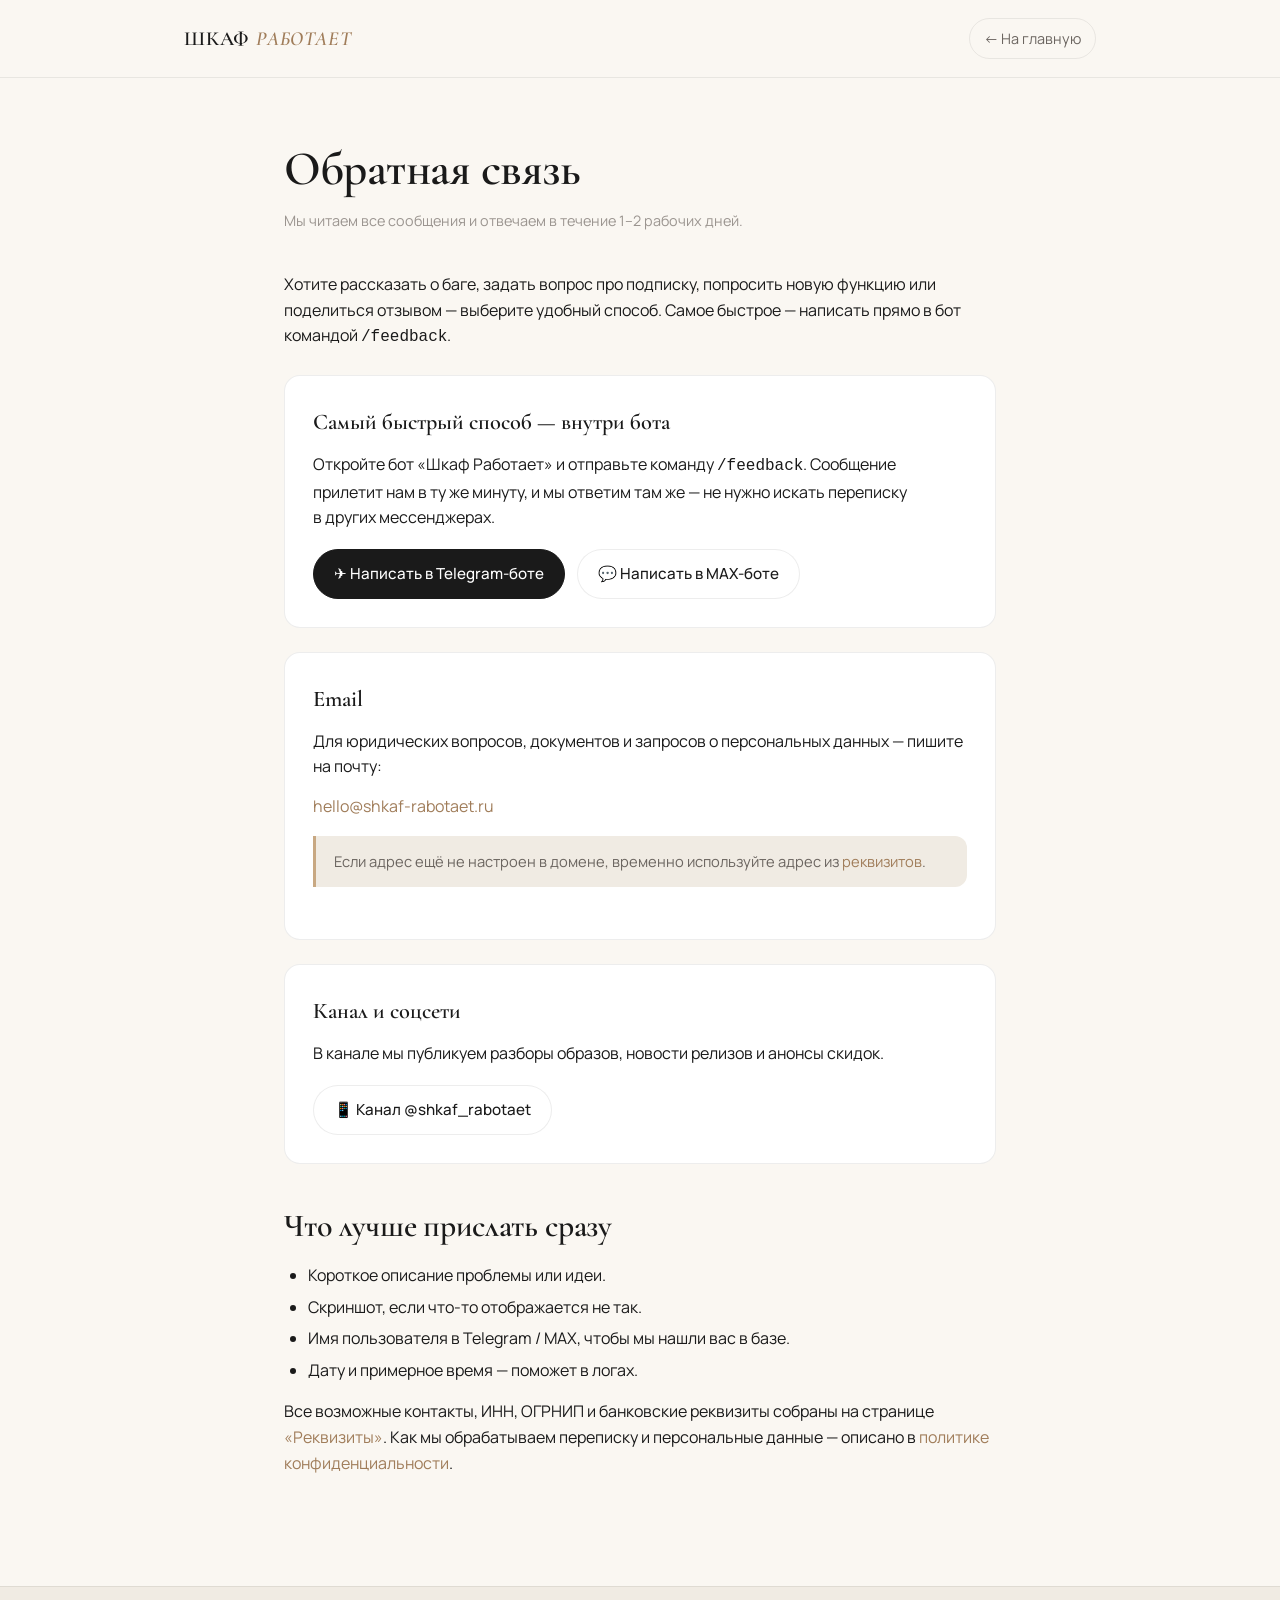
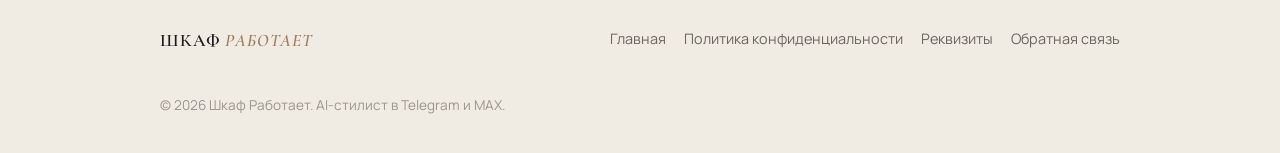
<file: feedback.html>
<!DOCTYPE html>
<html lang="ru">
<head>
    <meta charset="UTF-8">
    <meta name="viewport" content="width=device-width, initial-scale=1.0">
    <title>Обратная связь — Шкаф Работает</title>
    <meta name="description" content="Как связаться с командой «Шкаф Работает»: email, Telegram, MAX и команда /feedback в боте.">
    <meta name="robots" content="noindex,follow">
    <link rel="preconnect" href="https://fonts.googleapis.com">
    <link rel="preconnect" href="https://fonts.gstatic.com" crossorigin>
    <link href="https://fonts.googleapis.com/css2?family=Cormorant+Garamond:ital,wght@0,300;0,400;0,600;1,300;1,400&family=Manrope:wght@300;400;500;600;700&display=swap" rel="stylesheet">
    <link rel="stylesheet" href="/legal.css">
</head>
<body>

<header class="legal-nav">
    <div class="legal-nav__inner">
        <a href="/" class="legal-nav__logo">ШКАФ <span>РАБОТАЕТ</span></a>
        <a href="/" class="legal-nav__back">← На главную</a>
    </div>
</header>

<main class="legal-content">
    <h1>Обратная связь</h1>
    <p class="legal-meta">Мы читаем все сообщения и&nbsp;отвечаем в&nbsp;течение&nbsp;1–2 рабочих дней.</p>

    <p>
        Хотите рассказать о&nbsp;баге, задать вопрос про подписку, попросить новую
        функцию или поделиться отзывом — выберите удобный способ. Самое быстрое —
        написать прямо в&nbsp;бот командой <code>/feedback</code>.
    </p>

    <div class="legal-card">
        <div class="legal-card__title">Самый быстрый способ — внутри бота</div>
        <p>
            Откройте бот «Шкаф Работает» и&nbsp;отправьте команду
            <code>/feedback</code>. Сообщение прилетит нам в&nbsp;ту&nbsp;же
            минуту, и&nbsp;мы&nbsp;ответим там&nbsp;же — не&nbsp;нужно искать
            переписку в&nbsp;других мессенджерах.
        </p>
        <div class="contact-buttons">
            <a class="contact-btn contact-btn--primary"
               href="https://t.me/wardrobe_24_bot?start=feedback"
               target="_blank" rel="noopener">
                ✈️ Написать в Telegram-боте
            </a>
            <a class="contact-btn"
               href="https://max.ru/id330407633004_2_bot"
               target="_blank" rel="noopener">
                💬 Написать в MAX-боте
            </a>
        </div>
    </div>

    <div class="legal-card">
        <div class="legal-card__title">Email</div>
        <p>
            Для&nbsp;юридических вопросов, документов и&nbsp;запросов о&nbsp;персональных
            данных — пишите на&nbsp;почту:
        </p>
        <p>
            <a href="mailto:hello@shkaf-rabotaet.ru?subject=Обратная связь">
                hello@shkaf-rabotaet.ru
            </a>
        </p>
        <div class="legal-callout">
            <!-- TODO: заменить адрес на реальный, подтверждённый в DNS -->
            Если адрес ещё не настроен в&nbsp;домене, временно используйте
            адрес из&nbsp;<a href="/requisites.html">реквизитов</a>.
        </div>
    </div>

    <div class="legal-card">
        <div class="legal-card__title">Канал и&nbsp;соцсети</div>
        <p>В&nbsp;канале мы публикуем разборы образов, новости релизов и анонсы скидок.</p>
        <div class="contact-buttons">
            <a class="contact-btn"
               href="https://t.me/shkaf_rabotaet"
               target="_blank" rel="noopener">
                📱 Канал @shkaf_rabotaet
            </a>
        </div>
    </div>

    <h2>Что лучше прислать сразу</h2>
    <ul>
        <li>Короткое описание проблемы или идеи.</li>
        <li>Скриншот, если что-то отображается не&nbsp;так.</li>
        <li>Имя пользователя в&nbsp;Telegram&nbsp;/&nbsp;MAX, чтобы мы&nbsp;нашли вас в&nbsp;базе.</li>
        <li>Дату&nbsp;и&nbsp;примерное время — поможет в&nbsp;логах.</li>
    </ul>

    <p>
        Все возможные контакты, ИНН, ОГРНИП и банковские реквизиты собраны на&nbsp;странице
        <a href="/requisites.html">«Реквизиты»</a>. Как мы обрабатываем переписку и
        персональные данные — описано в&nbsp;<a href="/privacy.html">политике конфиденциальности</a>.
    </p>
</main>

<footer class="legal-footer">
    <div class="legal-footer__inner">
        <div class="legal-footer__logo">ШКАФ <span>РАБОТАЕТ</span></div>
        <nav class="legal-footer__links" aria-label="Правовое">
            <a href="/">Главная</a>
            <a href="/privacy.html">Политика конфиденциальности</a>
            <a href="/requisites.html">Реквизиты</a>
            <a href="/feedback.html">Обратная связь</a>
        </nav>
        <p class="legal-footer__copy">© 2026 Шкаф Работает. AI-стилист в Telegram и MAX.</p>
    </div>
</footer>

</body>
</html>
</file>
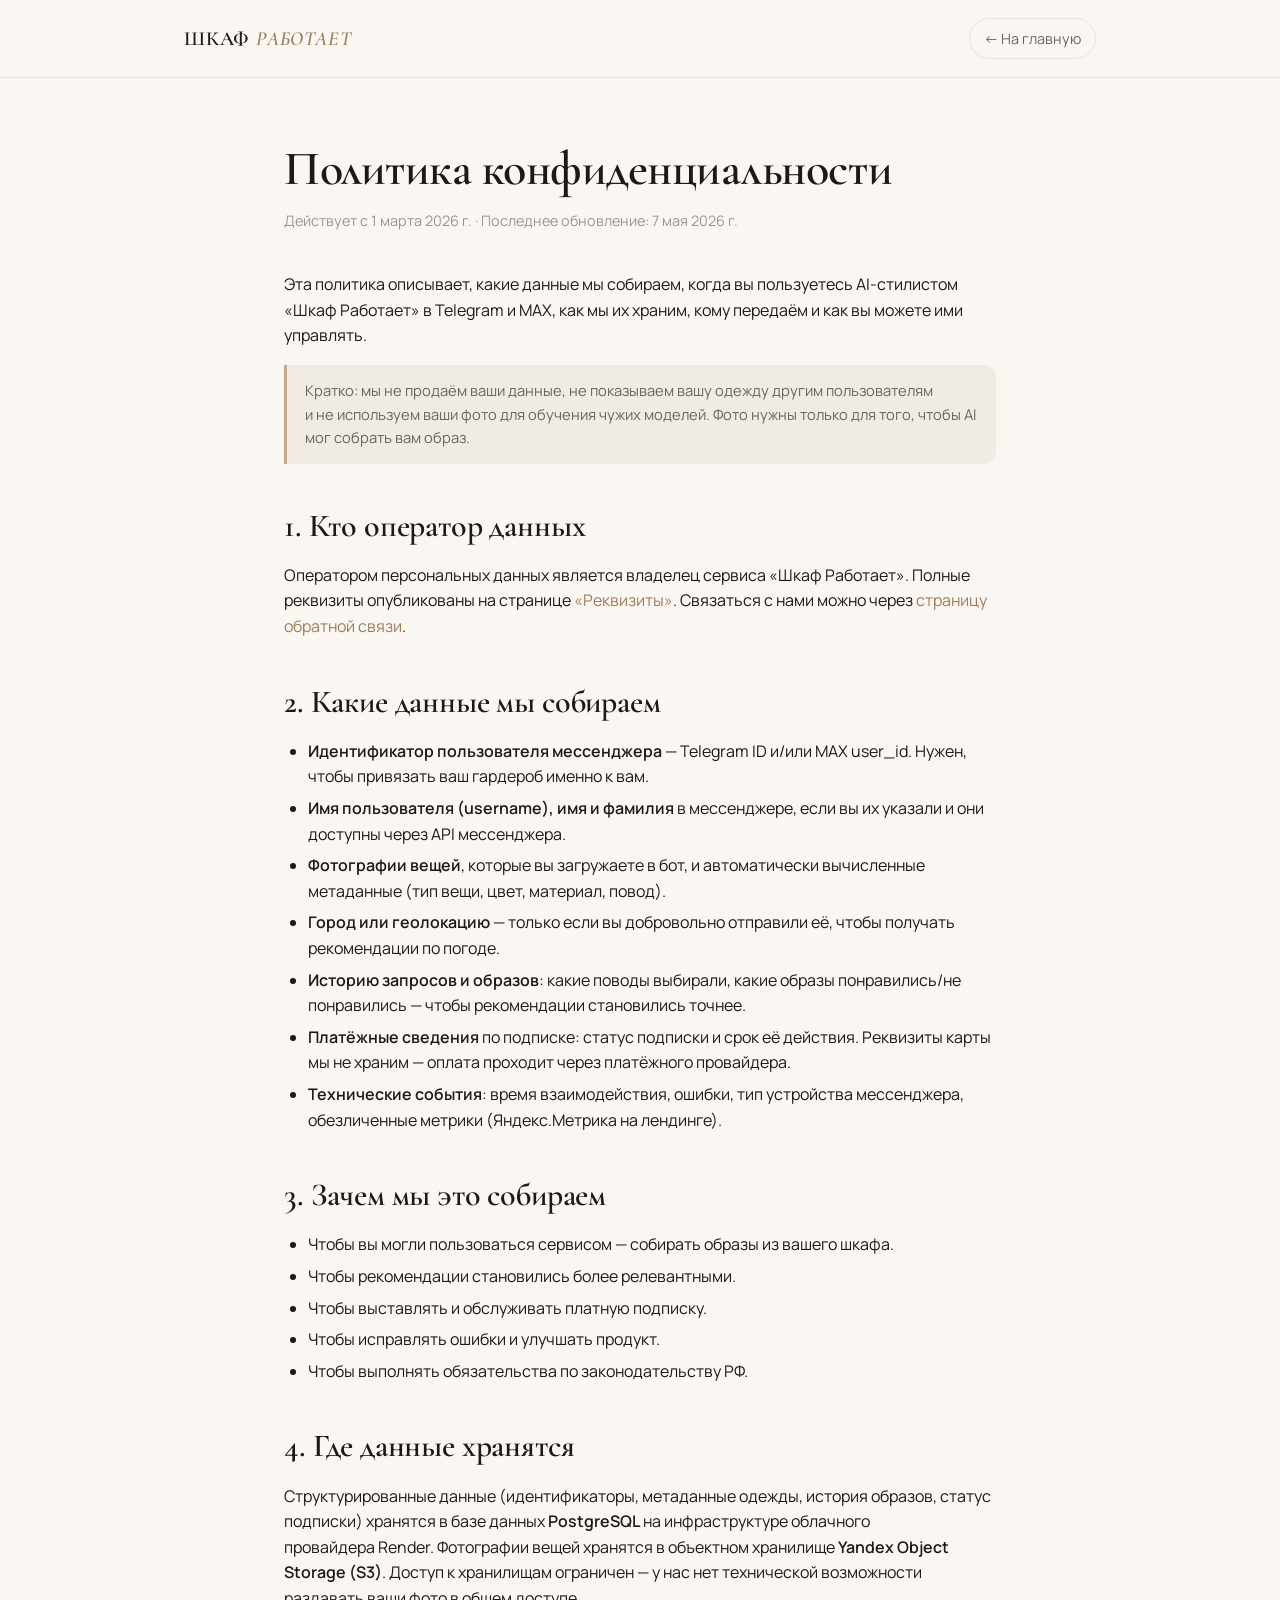
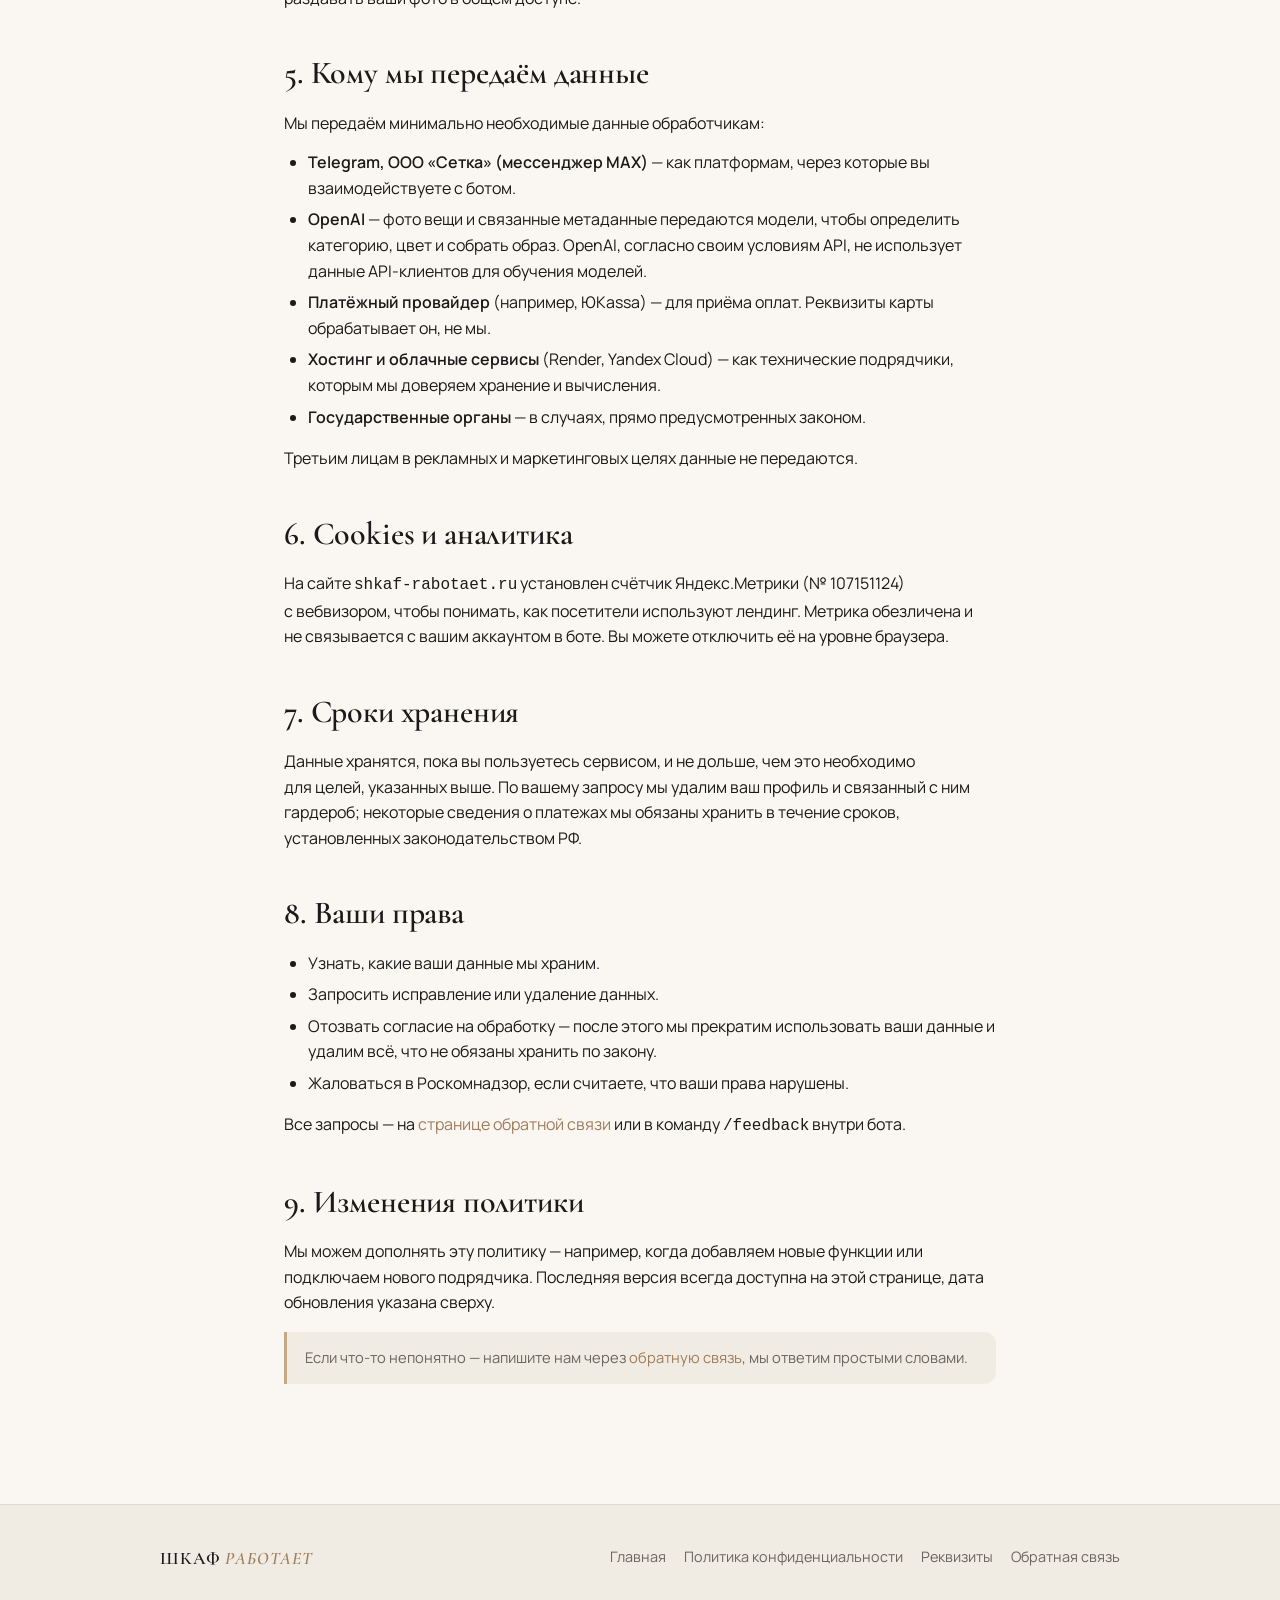
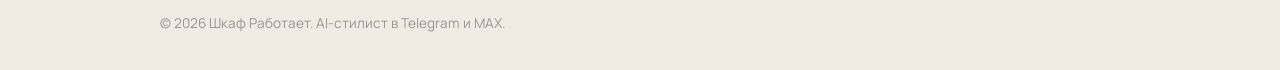
<file: privacy.html>
<!DOCTYPE html>
<html lang="ru">
<head>
    <meta charset="UTF-8">
    <meta name="viewport" content="width=device-width, initial-scale=1.0">
    <title>Политика конфиденциальности — Шкаф Работает</title>
    <meta name="description" content="Какие данные собирает AI-стилист «Шкаф Работает», как они хранятся и кому передаются.">
    <meta name="robots" content="noindex,follow">
    <link rel="preconnect" href="https://fonts.googleapis.com">
    <link rel="preconnect" href="https://fonts.gstatic.com" crossorigin>
    <link href="https://fonts.googleapis.com/css2?family=Cormorant+Garamond:ital,wght@0,300;0,400;0,600;1,300;1,400&family=Manrope:wght@300;400;500;600;700&display=swap" rel="stylesheet">
    <link rel="stylesheet" href="/legal.css">
</head>
<body>

<header class="legal-nav">
    <div class="legal-nav__inner">
        <a href="/" class="legal-nav__logo">ШКАФ <span>РАБОТАЕТ</span></a>
        <a href="/" class="legal-nav__back">← На главную</a>
    </div>
</header>

<main class="legal-content">
    <h1>Политика конфиденциальности</h1>
    <p class="legal-meta">Действует с 1 марта 2026&nbsp;г. · Последнее обновление: 7&nbsp;мая 2026&nbsp;г.</p>

    <p>
        Эта политика описывает, какие данные мы собираем, когда вы пользуетесь
        AI-стилистом «Шкаф&nbsp;Работает» в&nbsp;Telegram и&nbsp;MAX, как мы их
        храним, кому передаём и как вы можете ими управлять.
    </p>

    <div class="legal-callout">
        Кратко: мы не продаём ваши данные, не показываем вашу одежду другим
        пользователям и&nbsp;не&nbsp;используем ваши фото для&nbsp;обучения чужих
        моделей. Фото нужны только для&nbsp;того, чтобы AI мог собрать вам образ.
    </div>

    <h2>1. Кто оператор данных</h2>
    <p>
        Оператором персональных данных является владелец сервиса
        «Шкаф&nbsp;Работает». Полные реквизиты опубликованы на&nbsp;странице
        <a href="/requisites.html">«Реквизиты»</a>.
        Связаться с&nbsp;нами можно через
        <a href="/feedback.html">страницу обратной связи</a>.
    </p>

    <h2>2. Какие данные мы собираем</h2>
    <ul>
        <li>
            <strong>Идентификатор пользователя мессенджера</strong> — Telegram&nbsp;ID
            и/или MAX&nbsp;user_id. Нужен, чтобы привязать ваш гардероб именно к вам.
        </li>
        <li>
            <strong>Имя пользователя (username), имя и фамилия</strong> в&nbsp;мессенджере,
            если вы их указали и они доступны через API мессенджера.
        </li>
        <li>
            <strong>Фотографии вещей</strong>, которые вы загружаете в&nbsp;бот, и
            автоматически вычисленные метаданные (тип вещи, цвет, материал, повод).
        </li>
        <li>
            <strong>Город или геолокацию</strong> — только если вы добровольно отправили
            её, чтобы получать рекомендации по&nbsp;погоде.
        </li>
        <li>
            <strong>Историю запросов и образов</strong>: какие поводы выбирали, какие
            образы понравились/не понравились — чтобы рекомендации становились точнее.
        </li>
        <li>
            <strong>Платёжные сведения</strong> по&nbsp;подписке: статус подписки и срок
            её действия. Реквизиты карты мы&nbsp;не&nbsp;храним — оплата проходит через
            платёжного провайдера.
        </li>
        <li>
            <strong>Технические события</strong>: время взаимодействия, ошибки, тип
            устройства мессенджера, обезличенные метрики (Яндекс.Метрика на лендинге).
        </li>
    </ul>

    <h2>3. Зачем мы это собираем</h2>
    <ul>
        <li>Чтобы вы могли пользоваться сервисом — собирать образы из&nbsp;вашего шкафа.</li>
        <li>Чтобы рекомендации становились более релевантными.</li>
        <li>Чтобы выставлять и обслуживать платную подписку.</li>
        <li>Чтобы исправлять ошибки и улучшать продукт.</li>
        <li>Чтобы выполнять обязательства по&nbsp;законодательству&nbsp;РФ.</li>
    </ul>

    <h2>4. Где данные хранятся</h2>
    <p>
        Структурированные данные (идентификаторы, метаданные одежды, история образов,
        статус подписки) хранятся в&nbsp;базе&nbsp;данных <strong>PostgreSQL</strong>
        на&nbsp;инфраструктуре облачного провайдера&nbsp;Render.
        Фотографии вещей хранятся в&nbsp;объектном хранилище <strong>Yandex Object
        Storage&nbsp;(S3)</strong>. Доступ к&nbsp;хранилищам ограничен — у&nbsp;нас
        нет технической возможности раздавать ваши фото в&nbsp;общем доступе.
    </p>

    <h2>5. Кому мы передаём данные</h2>
    <p>Мы передаём минимально необходимые данные обработчикам:</p>
    <ul>
        <li>
            <strong>Telegram, ООО «Сетка» (мессенджер MAX)</strong> — как платформам,
            через которые вы взаимодействуете с&nbsp;ботом.
        </li>
        <li>
            <strong>OpenAI</strong> — фото вещи и связанные метаданные передаются
            модели, чтобы определить категорию, цвет и&nbsp;собрать образ. OpenAI,
            согласно своим условиям API, не использует данные API-клиентов
            для&nbsp;обучения моделей.
        </li>
        <li>
            <strong>Платёжный провайдер</strong> (например, ЮKassa) — для приёма оплат.
            Реквизиты карты обрабатывает он, не&nbsp;мы.
        </li>
        <li>
            <strong>Хостинг и облачные сервисы</strong> (Render, Yandex Cloud) —
            как технические подрядчики, которым мы доверяем хранение и&nbsp;вычисления.
        </li>
        <li>
            <strong>Государственные органы</strong> — в случаях, прямо предусмотренных
            законом.
        </li>
    </ul>
    <p>Третьим лицам в&nbsp;рекламных и&nbsp;маркетинговых целях данные не&nbsp;передаются.</p>

    <h2>6. Cookies и аналитика</h2>
    <p>
        На&nbsp;сайте <code>shkaf-rabotaet.ru</code> установлен счётчик
        Яндекс.Метрики&nbsp;(№&nbsp;107151124) с&nbsp;вебвизором, чтобы понимать,
        как&nbsp;посетители используют лендинг. Метрика обезличена и не&nbsp;связывается
        с&nbsp;вашим аккаунтом в&nbsp;боте. Вы можете отключить её на&nbsp;уровне
        браузера.
    </p>

    <h2>7. Сроки хранения</h2>
    <p>
        Данные хранятся, пока вы пользуетесь сервисом, и не&nbsp;дольше, чем это
        необходимо для&nbsp;целей, указанных выше. По&nbsp;вашему запросу мы удалим
        ваш профиль и&nbsp;связанный с&nbsp;ним гардероб; некоторые сведения о&nbsp;платежах
        мы обязаны хранить в&nbsp;течение сроков, установленных
        законодательством&nbsp;РФ.
    </p>

    <h2>8. Ваши права</h2>
    <ul>
        <li>Узнать, какие ваши данные мы&nbsp;храним.</li>
        <li>Запросить исправление или удаление данных.</li>
        <li>Отозвать согласие на&nbsp;обработку — после этого мы прекратим использовать
            ваши данные и удалим всё, что не&nbsp;обязаны хранить по&nbsp;закону.</li>
        <li>Жаловаться в&nbsp;Роскомнадзор, если считаете, что ваши права нарушены.</li>
    </ul>
    <p>
        Все запросы — на&nbsp;<a href="/feedback.html">странице обратной связи</a>
        или в&nbsp;команду <code>/feedback</code> внутри бота.
    </p>

    <h2>9. Изменения политики</h2>
    <p>
        Мы можем дополнять эту политику — например, когда добавляем новые функции
        или подключаем нового подрядчика. Последняя версия всегда доступна на этой
        странице, дата обновления указана сверху.
    </p>

    <div class="legal-callout">
        Если что-то непонятно — напишите нам через
        <a href="/feedback.html">обратную связь</a>, мы ответим простыми словами.
    </div>
</main>

<footer class="legal-footer">
    <div class="legal-footer__inner">
        <div class="legal-footer__logo">ШКАФ <span>РАБОТАЕТ</span></div>
        <nav class="legal-footer__links" aria-label="Правовое">
            <a href="/">Главная</a>
            <a href="/privacy.html">Политика конфиденциальности</a>
            <a href="/requisites.html">Реквизиты</a>
            <a href="/feedback.html">Обратная связь</a>
        </nav>
        <p class="legal-footer__copy">© 2026 Шкаф Работает. AI-стилист в Telegram и MAX.</p>
    </div>
</footer>

</body>
</html>
</file>
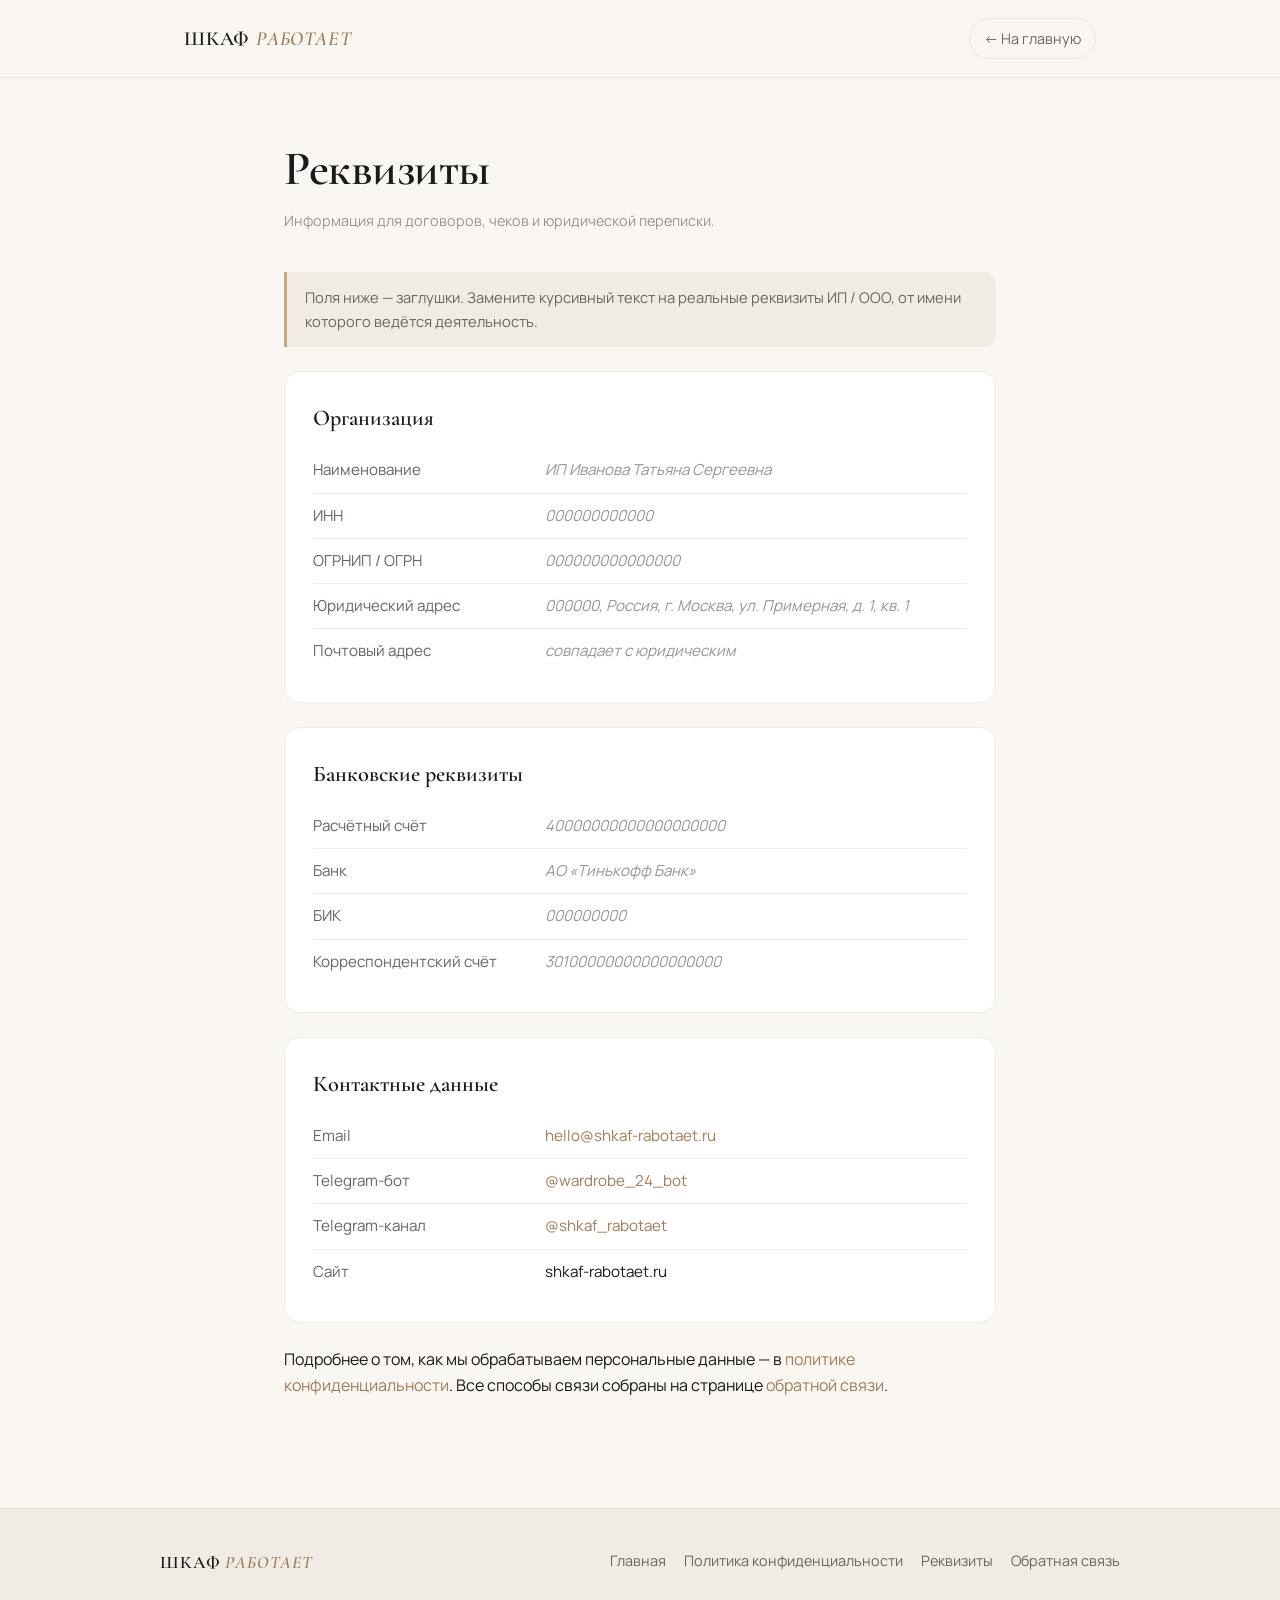
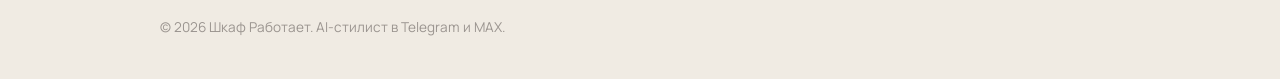
<file: requisites.html>
<!DOCTYPE html>
<html lang="ru">
<head>
    <meta charset="UTF-8">
    <meta name="viewport" content="width=device-width, initial-scale=1.0">
    <title>Реквизиты — Шкаф Работает</title>
    <meta name="description" content="Юридические и платёжные реквизиты сервиса «Шкаф Работает».">
    <meta name="robots" content="noindex,follow">
    <link rel="preconnect" href="https://fonts.googleapis.com">
    <link rel="preconnect" href="https://fonts.gstatic.com" crossorigin>
    <link href="https://fonts.googleapis.com/css2?family=Cormorant+Garamond:ital,wght@0,300;0,400;0,600;1,300;1,400&family=Manrope:wght@300;400;500;600;700&display=swap" rel="stylesheet">
    <link rel="stylesheet" href="/legal.css">
</head>
<body>

<header class="legal-nav">
    <div class="legal-nav__inner">
        <a href="/" class="legal-nav__logo">ШКАФ <span>РАБОТАЕТ</span></a>
        <a href="/" class="legal-nav__back">← На главную</a>
    </div>
</header>

<main class="legal-content">
    <h1>Реквизиты</h1>
    <p class="legal-meta">Информация для договоров, чеков и&nbsp;юридической переписки.</p>

    <div class="legal-callout">
        <!-- TODO: заполнить данными организации перед публикацией -->
        Поля ниже — заглушки. Замените курсивный текст на&nbsp;реальные реквизиты
        ИП&nbsp;/&nbsp;ООО, от&nbsp;имени которого ведётся деятельность.
    </div>

    <div class="legal-card">
        <div class="legal-card__title">Организация</div>
        <dl>
            <div class="legal-card__row">
                <dt>Наименование</dt>
                <dd><em class="placeholder">ИП Иванова Татьяна Сергеевна</em></dd>
            </div>
            <div class="legal-card__row">
                <dt>ИНН</dt>
                <dd><em class="placeholder">000000000000</em></dd>
            </div>
            <div class="legal-card__row">
                <dt>ОГРНИП / ОГРН</dt>
                <dd><em class="placeholder">000000000000000</em></dd>
            </div>
            <div class="legal-card__row">
                <dt>Юридический адрес</dt>
                <dd><em class="placeholder">000000, Россия, г.&nbsp;Москва, ул.&nbsp;Примерная, д.&nbsp;1, кв.&nbsp;1</em></dd>
            </div>
            <div class="legal-card__row">
                <dt>Почтовый адрес</dt>
                <dd><em class="placeholder">совпадает с&nbsp;юридическим</em></dd>
            </div>
        </dl>
    </div>

    <div class="legal-card">
        <div class="legal-card__title">Банковские реквизиты</div>
        <dl>
            <div class="legal-card__row">
                <dt>Расчётный счёт</dt>
                <dd><em class="placeholder">40000000000000000000</em></dd>
            </div>
            <div class="legal-card__row">
                <dt>Банк</dt>
                <dd><em class="placeholder">АО «Тинькофф Банк»</em></dd>
            </div>
            <div class="legal-card__row">
                <dt>БИК</dt>
                <dd><em class="placeholder">000000000</em></dd>
            </div>
            <div class="legal-card__row">
                <dt>Корреспондентский счёт</dt>
                <dd><em class="placeholder">30100000000000000000</em></dd>
            </div>
        </dl>
    </div>

    <div class="legal-card">
        <div class="legal-card__title">Контактные данные</div>
        <dl>
            <div class="legal-card__row">
                <dt>Email</dt>
                <dd><a href="mailto:hello@shkaf-rabotaet.ru">hello@shkaf-rabotaet.ru</a></dd>
            </div>
            <div class="legal-card__row">
                <dt>Telegram-бот</dt>
                <dd><a href="https://t.me/wardrobe_24_bot" target="_blank" rel="noopener">@wardrobe_24_bot</a></dd>
            </div>
            <div class="legal-card__row">
                <dt>Telegram-канал</dt>
                <dd><a href="https://t.me/shkaf_rabotaet" target="_blank" rel="noopener">@shkaf_rabotaet</a></dd>
            </div>
            <div class="legal-card__row">
                <dt>Сайт</dt>
                <dd>shkaf-rabotaet.ru</dd>
            </div>
        </dl>
    </div>

    <p>
        Подробнее о&nbsp;том, как мы обрабатываем персональные данные —
        в&nbsp;<a href="/privacy.html">политике конфиденциальности</a>.
        Все способы связи собраны на&nbsp;странице
        <a href="/feedback.html">обратной связи</a>.
    </p>
</main>

<footer class="legal-footer">
    <div class="legal-footer__inner">
        <div class="legal-footer__logo">ШКАФ <span>РАБОТАЕТ</span></div>
        <nav class="legal-footer__links" aria-label="Правовое">
            <a href="/">Главная</a>
            <a href="/privacy.html">Политика конфиденциальности</a>
            <a href="/requisites.html">Реквизиты</a>
            <a href="/feedback.html">Обратная связь</a>
        </nav>
        <p class="legal-footer__copy">© 2026 Шкаф Работает. AI-стилист в Telegram и MAX.</p>
    </div>
</footer>

</body>
</html>
</file>
<file: legal.css>
/* legal.css — единый стиль для privacy/requisites/feedback и любых
   статических юридических страниц. Использует те же CSS-переменные
   и шрифты, что главный лендинг index.html, чтобы выглядеть как часть сайта. */

:root {
    --bg: #FAF7F2;
    --bg-deep: #F0EBE3;
    --text: #1A1A1A;
    --text-muted: #6B6560;
    --text-light: #9B9590;
    --accent: #C8A882;
    --accent-dark: #A07D5A;
    --accent-glow: rgba(200, 168, 130, 0.15);
    --white: #FFFFFF;
    --dark: #1A1A1A;
    --dark-soft: #2D2926;
    --border: rgba(26, 26, 26, 0.08);
    --serif: 'Cormorant Garamond', Georgia, serif;
    --sans: 'Manrope', system-ui, sans-serif;
}

* { margin: 0; padding: 0; box-sizing: border-box; }

html { scroll-behavior: smooth; font-size: 16px; }

body {
    font-family: var(--sans);
    background: var(--bg);
    color: var(--text);
    -webkit-font-smoothing: antialiased;
    line-height: 1.6;
}

a { color: var(--accent-dark); text-decoration: none; }
a:hover { text-decoration: underline; }

/* ===== TOP BAR ===== */
.legal-nav {
    position: sticky;
    top: 0;
    z-index: 100;
    background: rgba(250, 247, 242, 0.95);
    backdrop-filter: saturate(140%) blur(8px);
    border-bottom: 1px solid var(--border);
}

.legal-nav__inner {
    max-width: 960px;
    margin: 0 auto;
    padding: 18px 24px;
    display: flex;
    align-items: center;
    justify-content: space-between;
    gap: 16px;
}

.legal-nav__logo {
    font-family: var(--serif);
    font-weight: 600;
    font-size: 1.25rem;
    letter-spacing: 0.04em;
    color: var(--dark);
}

.legal-nav__logo span {
    color: var(--accent-dark);
    font-style: italic;
}

.legal-nav__back {
    font-size: 0.9rem;
    color: var(--text-muted);
    border: 1px solid var(--border);
    padding: 8px 14px;
    border-radius: 999px;
    transition: all 0.2s ease;
}

.legal-nav__back:hover {
    border-color: var(--accent);
    color: var(--accent-dark);
    text-decoration: none;
}

/* ===== CONTENT ===== */
.legal-content {
    max-width: 760px;
    margin: 0 auto;
    padding: 64px 24px 96px;
}

.legal-content h1 {
    font-family: var(--serif);
    font-size: clamp(2rem, 4vw, 3rem);
    font-weight: 600;
    line-height: 1.15;
    margin-bottom: 12px;
    letter-spacing: -0.01em;
}

.legal-content .legal-meta {
    color: var(--text-light);
    font-size: 0.9rem;
    margin-bottom: 40px;
}

.legal-content h2 {
    font-family: var(--serif);
    font-size: clamp(1.5rem, 2.5vw, 2rem);
    font-weight: 600;
    margin: 36px 0 12px;
    letter-spacing: -0.005em;
}

.legal-content h3 {
    font-size: 1.1rem;
    font-weight: 600;
    margin: 24px 0 8px;
}

.legal-content p {
    margin-bottom: 14px;
    color: var(--text);
}

.legal-content ul,
.legal-content ol {
    margin: 8px 0 16px 24px;
    color: var(--text);
}

.legal-content li {
    margin-bottom: 6px;
}

.legal-content strong { font-weight: 600; }

/* Карточка для блока контактов / реквизитов */
.legal-card {
    background: var(--white);
    border: 1px solid var(--border);
    border-radius: 16px;
    padding: 28px 28px;
    margin: 24px 0;
}

.legal-card__title {
    font-family: var(--serif);
    font-weight: 600;
    font-size: 1.4rem;
    margin-bottom: 12px;
}

.legal-card__row {
    display: grid;
    grid-template-columns: 220px 1fr;
    gap: 12px;
    padding: 10px 0;
    border-bottom: 1px solid var(--border);
    font-size: 0.95rem;
}

.legal-card__row:last-child { border-bottom: none; }

.legal-card__row dt {
    color: var(--text-muted);
}

.legal-card__row dd {
    color: var(--text);
    word-break: break-word;
}

.legal-card__row dd em.placeholder {
    color: var(--text-light);
    font-style: italic;
}

.legal-callout {
    background: var(--bg-deep);
    border-left: 3px solid var(--accent);
    padding: 14px 18px;
    border-radius: 0 12px 12px 0;
    color: var(--text-muted);
    font-size: 0.92rem;
    margin: 16px 0 24px;
}

/* Кнопки контактов на feedback.html */
.contact-buttons {
    display: flex;
    flex-wrap: wrap;
    gap: 12px;
    margin-top: 18px;
}

.contact-btn {
    display: inline-flex;
    align-items: center;
    gap: 8px;
    padding: 12px 20px;
    border-radius: 999px;
    font-weight: 500;
    font-size: 0.95rem;
    border: 1px solid var(--border);
    background: var(--white);
    color: var(--text);
    transition: all 0.2s ease;
}

.contact-btn:hover {
    border-color: var(--accent);
    color: var(--accent-dark);
    text-decoration: none;
    transform: translateY(-1px);
}

.contact-btn--primary {
    background: var(--dark);
    color: var(--white);
    border-color: var(--dark);
}

.contact-btn--primary:hover {
    background: var(--dark-soft);
    color: var(--white);
    border-color: var(--dark-soft);
}

/* ===== FOOTER ===== */
.legal-footer {
    border-top: 1px solid var(--border);
    background: var(--bg-deep);
    padding: 40px 24px;
}

.legal-footer__inner {
    max-width: 960px;
    margin: 0 auto;
    display: flex;
    flex-wrap: wrap;
    gap: 24px;
    align-items: flex-start;
    justify-content: space-between;
}

.legal-footer__logo {
    font-family: var(--serif);
    font-weight: 600;
    font-size: 1.1rem;
    letter-spacing: 0.05em;
}

.legal-footer__logo span {
    color: var(--accent-dark);
    font-style: italic;
}

.legal-footer__links {
    display: flex;
    flex-wrap: wrap;
    gap: 18px;
    font-size: 0.9rem;
}

.legal-footer__links a {
    color: var(--text-muted);
}

.legal-footer__links a:hover {
    color: var(--accent-dark);
    text-decoration: none;
}

.legal-footer__copy {
    color: var(--text-light);
    font-size: 0.85rem;
    width: 100%;
    margin-top: 16px;
}

/* ===== Mobile ===== */
@media (max-width: 640px) {
    .legal-content { padding: 40px 20px 64px; }
    .legal-card { padding: 22px 20px; }
    .legal-card__row {
        grid-template-columns: 1fr;
        gap: 4px;
    }
    .legal-footer__inner {
        flex-direction: column;
        align-items: flex-start;
    }
    .legal-footer__links { gap: 12px 18px; }
    .legal-nav__inner { padding: 14px 20px; }
}
</file>
